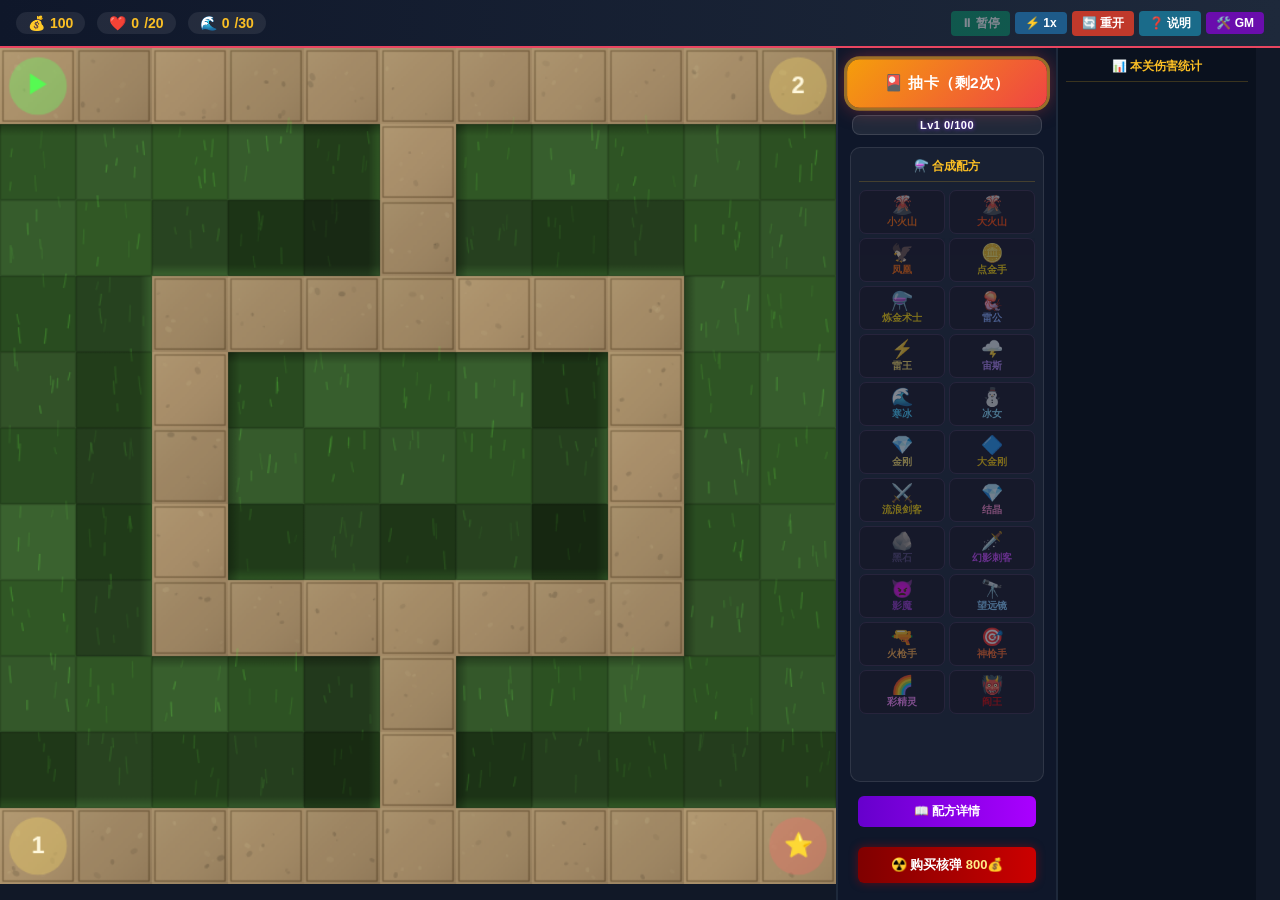
<file: tower-defense/index.html>
<!DOCTYPE html>
<html lang="zh-CN">
<head>
<meta charset="UTF-8">
<meta name="viewport" content="width=device-width, initial-scale=1.0">
<title>刀塔塔防</title>
<link rel="stylesheet" href="style.css">
</head>
<body>
<div id="game-container">

  <!-- 顶部HUD -->
  <div id="hud">
    <!-- 左侧：金币 / 逃脱 / 波次 / 关卡 -->
    <div class="hud-item">💰 <span id="gold-display">100</span></div>
    <div class="hud-item">❤️ <span id="escaped-display" class="escaped-num">0</span>/20</div>
    <div class="hud-item">🌊 <span id="wave-display">0</span>/30</div>
    <div id="stage-hud-item" class="hud-item" style="display:none;">🏰 第<span id="stage-display">2</span>关</div>
    <div class="hud-sep"></div>
    <!-- 隐藏旧按钮（保留 id 供 JS 兼容引用） -->
    <button id="start-btn" style="display:none;"></button>
    <!-- 难度按钮保留在 DOM 中供 JS 引用，但完全隐藏 -->
    <div id="difficulty-group" style="display:none;">
      <button class="diff-btn" data-diff="easy"   data-mult="0.6">😊 简单</button>
      <button class="diff-btn selected" data-diff="normal" data-mult="1">⚔️ 中等</button>
      <button class="diff-btn" data-diff="hard"   data-mult="1.5">💀 困难</button>
      <button class="diff-btn" data-diff="brutal" data-mult="2">☠️ 残酷</button>
    </div>
    <!-- 右侧按钮组：宽度固定与 stats-panel 对齐（200px） -->
    <div id="hud-right-btns">
      <button id="pause-btn" disabled title="暂停/继续游戏 (Space)">⏸ 暂停</button>
      <button id="speed-btn">⚡ 1x</button>
      <button id="restart-btn">🔄 重开</button>
      <button id="help-btn">❓ 说明</button>
      <button id="gm-btn">🛠️ GM</button>
    </div>
  </div>

  <!-- GM 面板 -->
  <div id="gm-panel" class="hidden" style="position:fixed;top:50%;left:50%;transform:translate(-50%,-50%);background:#1a1a2e;border:2px solid #6a0dad;border-radius:10px;padding:18px 24px;z-index:9999;min-width:220px;box-shadow:0 0 24px #6a0dad88;color:#fff;">
    <div style="font-weight:bold;font-size:15px;color:#cc88ff;margin-bottom:12px;">🛠️ GM 面板</div>
    <div style="display:flex;flex-direction:column;gap:8px;">
      <button id="gm-gold-btn" style="background:#f39c12;color:#000;border:none;border-radius:6px;padding:8px 14px;cursor:pointer;font-weight:bold;font-size:13px;">💰 金币 +999</button>
      <button id="gm-exp-btn" style="background:#8e44ad;color:#fff;border:none;border-radius:6px;padding:8px 14px;cursor:pointer;font-weight:bold;font-size:13px;">⭐ 经验 +100</button>
      <button id="gm-clear-btn" style="background:#e74c3c;color:#fff;border:none;border-radius:6px;padding:8px 14px;cursor:pointer;font-weight:bold;font-size:13px;">💀 一键清屏（消灭所有怪物）</button>
      <button id="gm-spawn-btn" style="background:#1abc9c;color:#fff;border:none;border-radius:6px;padding:8px 14px;cursor:pointer;font-weight:bold;font-size:13px;">🏗️ 生成塔</button>
      <button id="gm-skip-wave20-btn" style="background:#3d5afe;color:#fff;border:none;border-radius:6px;padding:8px 14px;cursor:pointer;font-weight:bold;font-size:13px;">⏩ 跳至第30关</button>
      <button id="gm-close-btn" style="background:#444;color:#fff;border:none;border-radius:6px;padding:6px 14px;cursor:pointer;font-size:12px;margin-top:4px;">✕ 关闭</button>
    </div>
  </div>

  <!-- GM 生成塔 二级面板 -->
  <div id="gm-spawn-panel" class="hidden" style="position:fixed;top:50%;left:50%;transform:translate(-50%,-50%);background:#0f1923;border:2px solid #1abc9c;border-radius:12px;padding:20px 24px;z-index:10000;width:420px;max-height:80vh;overflow-y:auto;box-shadow:0 0 32px #1abc9c88;color:#fff;">
    <div style="font-weight:bold;font-size:15px;color:#1abc9c;margin-bottom:14px;">🏗️ 选择要生成的塔</div>
    <div id="gm-spawn-list" style="display:grid;grid-template-columns:1fr 1fr;gap:8px;"></div>
    <div style="margin-top:14px;display:flex;gap:8px;justify-content:flex-end;">
      <button id="gm-spawn-close-btn" style="background:#555;color:#fff;border:none;border-radius:6px;padding:7px 16px;cursor:pointer;font-size:13px;">✕ 取消</button>
    </div>
  </div>

  <!-- 主体区域：地图 + 右侧面板 -->
  <div id="main-area">
    <canvas id="game-canvas"></canvas>

    <!-- 右侧面板 -->
    <div id="right-panel">
      <!-- 抽卡/主操作按钮区 -->
      <div id="draw-btn-group">
        <!-- 主操作按钮：抽卡 / 开始游戏 / 下一波 / 进行中（多状态合一） -->
        <button id="main-action-btn" class="big-btn main-btn-draw">🎴 抽卡（剩2次）</button>
        <!-- 隐藏旧按钮（保留 id 供 JS 兼容） -->
        <div id="draw-tier-tabs" style="display:none;"></div>
        <button id="draw-btn" style="display:none;"></button>
        <button id="premium-draw-btn" class="big-btn draw" style="width:100%;display:none;">
          🌟 高级抽卡 <span id="premium-draw-cost-label" class="cost">48💰</span>
        </button>
        <button id="draw-upgrade-btn" style="display:none;"></button>
        <!-- 玩家等级经验条 -->
        <div id="exp-bar-wrap" style="padding:4px 2px 2px;user-select:none;">
          <div style="background:rgba(255,255,255,0.08);border-radius:8px;overflow:hidden;height:20px;position:relative;border:1px solid rgba(255,255,255,0.12);">
            <div id="exp-bar-fill" style="height:100%;width:0%;background:linear-gradient(90deg,#7c3aed,#a855f7,#c084fc);border-radius:8px;transition:width 0.35s ease;"></div>
            <span id="exp-bar-label" style="position:absolute;inset:0;display:flex;align-items:center;justify-content:center;font-size:11px;font-weight:bold;color:#fff;text-shadow:0 0 4px #7c3aed;letter-spacing:0.5px;">Lv1  0/100</span>
          </div>
        </div>
      </div>

      <!-- 配方参考 -->
      <div id="recipe-panel">
        <div class="panel-title">⚗️ 合成配方</div>
        <div id="recipes"></div>
      </div>

      <!-- 特殊配方入口 -->
      <div style="padding:4px 8px 2px;">
        <button id="special-recipe-btn" style="width:100%;background:linear-gradient(90deg,#6600cc,#aa00ff);color:#fff;border:none;border-radius:6px;padding:7px 10px;cursor:pointer;font-weight:bold;font-size:12px;">📖 配方详情</button>
      </div>

      <!-- 地图4：放置石头按钮（仅地图4显示） -->
      <div id="rock-panel" style="padding:4px 8px 2px;margin-top:4px;display:none;">
        <button id="rock-btn" class="big-btn" style="width:100%;background:linear-gradient(90deg,#555,#888);color:#fff;border:none;border-radius:6px;padding:9px 10px;cursor:pointer;font-weight:bold;font-size:13px;">
          🪨 放置石头 <span class="cost">20💰</span>
        </button>
      </div>

      <!-- 核弹购买区 -->
      <div id="nuke-panel" style="padding:4px 8px 2px;margin-top:4px;">
        <button id="nuke-btn" style="width:100%;background:linear-gradient(90deg,#7f0000,#cc0000);color:#fff;border:none;border-radius:6px;padding:9px 10px;cursor:pointer;font-weight:bold;font-size:13px;box-shadow:0 0 10px #cc000066;">☢️ 购买核弹 <span style="color:#ffee88;">800💰</span></button>
        <div id="nuke-count" style="text-align:center;color:#ff8888;font-size:11px;margin-top:3px;"></div>
      </div>

    </div>

    <!-- 伤害统计列（第三列） -->
    <div id="stats-panel">
      <div class="panel-title">📊 本关伤害统计</div>
      <div id="dmg-stats-list"></div>
    </div>
  </div>

  <!-- 升级模式提示横幅 -->
  <div id="upgrade-banner" class="hidden">
    🔼 升级模式：点击同等级同类型的塔（绿色）来吞噬 | 右键取消
    <button id="cancel-upgrade-btn">✕ 取消</button>
  </div>

  <!-- 放置模式提示横幅 -->
  <div id="place-banner" class="hidden">
    🏗️ 放置模式：悬停绿色格子预览，点击放置 | Esc取消
    <button id="cancel-place-btn">✕ 取消</button>
  </div>

  <!-- 核弹选点提示横幅 -->
  <div id="nuke-banner" class="hidden" style="position:fixed;bottom:0;left:0;right:0;background:linear-gradient(90deg,#7f0000,#cc0000);color:#fff;padding:8px 16px;font-weight:bold;font-size:13px;display:flex;align-items:center;justify-content:center;gap:12px;z-index:2000;">
    ☢️ 核弹模式：点击地图任意位置投放 | 右键取消
    <button id="cancel-nuke-btn" style="background:#fff;color:#cc0000;border:none;border-radius:4px;padding:3px 10px;cursor:pointer;font-weight:bold;">✕ 取消</button>
  </div>

  <!-- 游戏说明弹窗 -->
  <div id="help-modal" class="hidden" style="position:fixed;inset:0;background:rgba(0,0,0,0.72);display:flex;align-items:center;justify-content:center;z-index:9000;">
    <div style="background:#0f1923;border:2px solid #1a6b8a;border-radius:14px;padding:24px 28px;max-width:520px;width:90%;max-height:80vh;overflow-y:auto;color:#e0e0e0;box-shadow:0 0 32px #1a6b8a88;">
      <div style="font-size:18px;font-weight:bold;color:#4fc3f7;margin-bottom:14px;">❓ 游戏说明</div>
      <div style="font-size:13px;line-height:1.8;">
        <p><b>� 胜利条件：</b>在30波怪物全部到达终点前消灭它们。逃出20只即失败。通关当前关卡后可进入下一关，通关所有关卡即最终胜利。</p>
        <p><b>🎴 抽卡：</b>每次消耗一次抽卡机会，从5张中选1张精灵放置到空格。每关开始有2次免费机会，可用金币购买更多次数。</p>
        <p><b>⚗️ 配方合成：</b>3只同种同级精灵自动合成为高一级精灵。特定组合可合成强力特殊塔，查看右侧"配方详情"了解秘方。</p>
      </div>
      <div style="text-align:right;margin-top:16px;">
        <button id="help-close-btn" style="background:#1a6b8a;color:#fff;border:none;border-radius:7px;padding:7px 22px;cursor:pointer;font-size:13px;font-weight:bold;">✕ 关闭</button>
      </div>
    </div>
  </div>

  <!-- 抽卡弹窗（左：抽卡区  右：秘方区） -->
  <div id="draw-modal" class="hidden">
    <div id="draw-modal-inner">
      <!-- 右上角关闭按钮 -->
      <button id="draw-close-btn" title="关闭（不消耗抽卡次数）">✕</button>

      <!-- 左侧：抽卡区 -->
      <div id="draw-left">
        <div class="modal-title">✨ 选择1张塔放置</div>
        <div id="draw-cards"></div>
        <div id="draw-combo-preview"></div>
        <div class="modal-actions">
          <button id="confirm-draw-btn" disabled>请选择1张塔</button>
          <button id="refresh-draw-btn"><span class="refresh-icon">🎴</span> 刷新卡池（100 💰）</button>
        </div>
      </div>

      <!-- 右侧：内嵌秘方区 -->
      <div id="draw-right">
        <div style="font-size:13px;font-weight:bold;color:#dd88ff;padding:0 0 8px;border-bottom:1px solid #7744aa44;margin-bottom:8px;display:flex;align-items:center;gap:6px;">
          ✨ 秘方
          <span style="font-size:10px;color:#997799;font-weight:normal;">（悬停卡面查看可合成）</span>
        </div>
        <div id="draw-inline-recipe"></div>
      </div>

    </div>
  </div>

  <!-- 经验条等级概率 Tooltip -->
  <div id="exp-level-tooltip" class="hidden"></div>

  <!-- 塔Tooltip（悬浮） -->
  <div id="tower-tooltip" class="hidden">
    <div id="tooltip-content"></div>
    <div id="tooltip-actions"></div>
  </div>

  <!-- 游戏结束覆盖层 -->
  <div id="overlay" class="hidden">
    <div id="overlay-content">
      <h1 id="overlay-title"></h1>
      <p id="overlay-msg"></p>
      <div id="overlay-extra" style="margin:10px 0;color:#ffdd44;font-size:14px;min-height:20px;"></div>
      <div style="display:flex;gap:10px;justify-content:center;flex-wrap:wrap;">
        <button id="overlay-next-btn" class="hidden" style="background:linear-gradient(135deg,#1a8a2e,#27ae60);color:#fff;border:none;padding:10px 24px;border-radius:8px;cursor:pointer;font-size:15px;font-weight:bold;box-shadow:0 0 14px #27ae6066;">➡️ 进入下一关</button>
        <button id="overlay-btn">🔄 重新开始</button>
      </div>
    </div>
  </div>

  <!-- 波次过渡 -->
  <div id="wave-transition" class="hidden">
    <div id="wave-text"></div>
  </div>

  <!-- 商店弹窗（第10/20关结束后出现） -->
  <div id="shop-modal" class="hidden">
    <div id="shop-modal-inner">
      <div id="shop-title">🏪 关卡商店</div>
      <div id="shop-subtitle">选择一件物品购买</div>
      <div id="shop-gold-display">💰 当前金币：<span id="shop-gold-amount">0</span></div>
      <div id="shop-items">
        <!-- 商品1：抽卡券×2 -->
        <div class="shop-item" id="shop-item-0" onclick="shopBuy(0)">
          <div class="shop-item-icon">🎴</div>
          <div class="shop-item-info">
            <div class="shop-item-name">抽卡券 ×2</div>
            <div class="shop-item-desc">立即获得两次抽卡机会</div>
          </div>
          <div class="shop-item-cost">
            <span class="shop-cost-num">800</span>
            <span class="shop-cost-icon">💰</span>
          </div>
        </div>
        <!-- 商品2：抽卡券×1 -->
        <div class="shop-item" id="shop-item-1" onclick="shopBuy(1)">
          <div class="shop-item-icon">🎴</div>
          <div class="shop-item-info">
            <div class="shop-item-name">抽卡券 ×1</div>
            <div class="shop-item-desc">立即获得一次抽卡机会</div>
          </div>
          <div class="shop-item-cost">
            <span class="shop-cost-num">350</span>
            <span class="shop-cost-icon">💰</span>
          </div>
        </div>
        <!-- 商品3：全局伤害加成 -->
        <div class="shop-item" id="shop-item-2" onclick="shopBuy(2)">
          <div class="shop-item-icon">⚔️</div>
          <div class="shop-item-info">
            <div class="shop-item-name">战斗强化</div>
            <div class="shop-item-desc">所有塔伤害永久 +3%（可叠加）</div>
          </div>
          <div class="shop-item-cost">
            <span class="shop-cost-num">200</span>
            <span class="shop-cost-icon">💰</span>
          </div>
        </div>
      </div>
      <div id="shop-footer">
        <button id="shop-skip-btn" onclick="shopSkip()">跳过，不购买</button>
      </div>
    </div>
  </div>

</div>
<script src="game.js"></script>
</body>
</html>
</file>
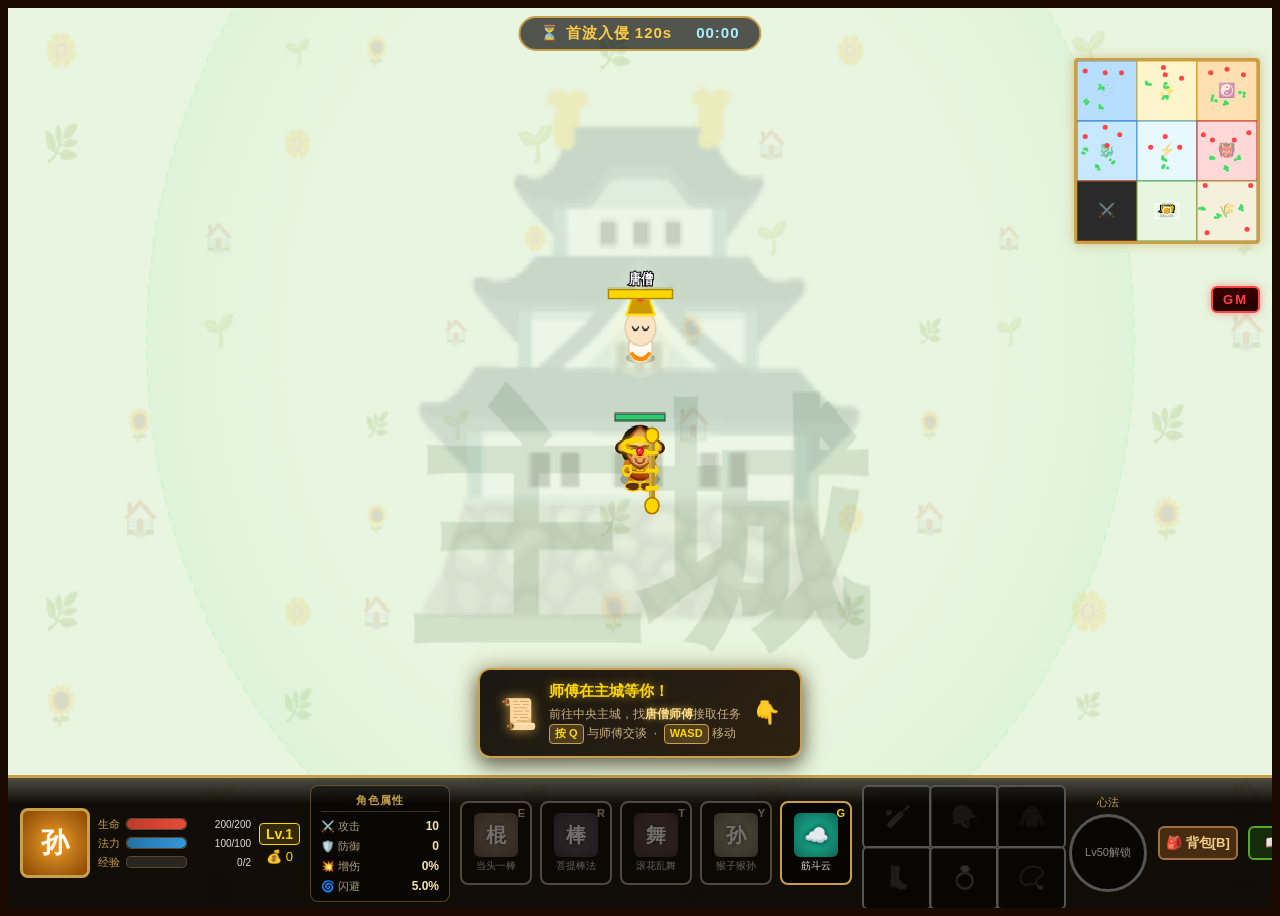
<file: xiyou/index.html>
<!DOCTYPE html>
<html lang="zh-CN">
<head>
  <meta charset="UTF-8" />
  <meta name="viewport" content="width=device-width, initial-scale=1.0" />
  <title>师傅，大师兄被妖怪抓走了！</title>
  <link rel="stylesheet" href="css/style.css" />
</head>
<body>
  <div id="game-container">
    <!-- 主游戏画布 -->
    <canvas id="gameCanvas"></canvas>
    <!-- 小地图 -->
    <canvas id="minimap" width="180" height="180"></canvas>
    <!-- 装备图鉴面板 -->
    <!-- 图鉴按钮（小地图正下方） -->
    <button id="craft-book-btn" onclick="equipCodex.toggle()">📖 图鉴</button>
    <div id="craft-book-panel" class="hidden">
      <div class="cb-header">
        <span class="cb-title">📖 装备图鉴</span>
        <div class="cb-header-tabs">
          <button class="cb-tab active" data-quality="all">全部</button>
          <button class="cb-tab" data-quality="白">白</button>
          <button class="cb-tab" data-quality="绿">绿</button>
          <button class="cb-tab" data-quality="蓝">蓝</button>
          <button class="cb-tab" data-quality="紫">紫</button>
          <button class="cb-tab" data-quality="橙">橙</button>
        </div>
        <button class="cb-close" onclick="equipCodex.toggle()">✕</button>
      </div>
      <div class="cb-body">
        <div class="cb-recipe-list" id="cb-recipe-list"></div>
        <div class="cb-detail-panel" id="cb-detail-panel">
          <div class="cb-detail-hint">← 点击左侧任意装备<br>查看详细属性与来源</div>
        </div>
      </div>
    </div>
    <!-- UI层（HTML覆盖层） -->
    <div id="ui-overlay">
      <!-- 顶部信息 -->
      <div id="top-bar">
        <span id="wave-info">等待入侵...</span>
        <span id="game-timer">00:00</span>
      </div>
      <!-- 底部UI -->
      <div id="bottom-ui">
        <!-- 左侧角色信息 -->
        <div id="char-info">
          <div class="char-avatar" id="player-avatar">孙</div>
          <div class="bars">
            <div class="bar-row">
              <span class="bar-label">生命</span>
              <div class="bar-bg"><div id="hp-bar" class="bar hp"></div></div>
              <span id="hp-text">100/100</span>
            </div>
            <div class="bar-row">
              <span class="bar-label">法力</span>
              <div class="bar-bg"><div id="mp-bar" class="bar mp"></div></div>
              <span id="mp-text">100/100</span>
            </div>
            <div class="bar-row">
              <span class="bar-label">经验</span>
              <div class="bar-bg"><div id="exp-bar" class="bar exp"></div></div>
              <span id="exp-text">0/100</span>
            </div>
          </div>
          <div id="level-gold">
            <span id="level-text">Lv.1</span>
            <span id="gold-text">💰 0</span>
          </div>
        </div>
        <!-- 角色属性面板 -->
        <div id="player-stats">
          <div class="ps-title">角色属性</div>
          <div class="ps-row"><span class="ps-label">⚔️ 攻击</span><span class="ps-val" id="ps-atk">—</span></div>
          <div class="ps-row"><span class="ps-label">🛡️ 防御</span><span class="ps-val" id="ps-armor">—</span></div>
          <div class="ps-row"><span class="ps-label">💥 增伤</span><span class="ps-val" id="ps-dmgbonus">—</span></div>
          <div class="ps-row"><span class="ps-label">🌀 闪避</span><span class="ps-val" id="ps-dodge">—</span></div>
        </div>
        <!-- 技能栏 -->
        <div id="skill-bar">
          <div class="skill-slot" id="skill-e" data-key="E" title="蓄力1秒，向指定方向劈出600px金箍棒">
            <div class="skill-icon skill-1">棍</div>
            <div class="skill-cd" id="cd-e"></div>
            <span class="skill-key">E</span>
            <span class="skill-name">当头一棒</span>
          </div>
          <div class="skill-slot locked" id="skill-r" data-key="R" title="激活菩提棒法，持续10秒：攻击间隔-25%，每次普攻吸血25%，并有50%概率触发爆炸">
            <div class="skill-icon skill-2">棒</div>
            <div class="skill-cd" id="cd-r"></div>
            <span class="skill-key">R</span>
            <span class="skill-name">菩提棒法</span>
          </div>
          <div class="skill-slot locked" id="skill-t" data-key="T" title="就地舞动金箍棒2秒，持续在300px范围内每秒造成300%伤害，期间可自由走路">
            <div class="skill-icon skill-3">舞</div>
            <div class="skill-cd" id="cd-t"></div>
            <span class="skill-key">T</span>
            <span class="skill-name">滚花乱舞</span>
          </div>
          <div class="skill-slot locked" id="skill-y" data-key="Y" title="召唤4个分身替你战斗，继承全部属性，持续5秒自动攻击最近敌人">
            <div class="skill-icon skill-4">孙</div>
            <div class="skill-cd" id="cd-y"></div>
            <span class="skill-key">Y</span>
            <span class="skill-name">猴子猴孙</span>
          </div>
          <div class="skill-slot locked" id="skill-q" data-key="G" title="驾驶筋斗云，瞬间传送至师傅身边">
            <div class="skill-icon skill-5">☁️</div>
            <div class="skill-cd" id="cd-q"></div>
            <span class="skill-key">G</span>
            <span class="skill-name">筋斗云</span>
          </div>
        </div>
        <!-- 装备栏 -->
        <div id="equip-bar">
          <div class="equip-slot" id="eq-weapon" title="武器（剑）">⚔️</div>
          <div class="equip-slot" id="eq-head" title="头饰">👑</div>
          <div class="equip-slot" id="eq-armor" title="盔甲">🧥</div>
          <div class="equip-slot" id="eq-boots" title="鞋">👢</div>
          <div class="equip-slot" id="eq-acc1" title="饰品1">💍</div>
          <div class="equip-slot" id="eq-acc2" title="饰品2">📿</div>
        </div>
        <!-- 心法栏 -->
        <div id="xinfa-bar">
          <div id="xinfa-status">心法</div>
          <div id="xinfa-slot" class="xinfa-none">未修炼</div>
        </div>
        <!-- 背包按钮 -->
        <button id="bag-open-btn" onclick="game.bag.toggle()" title="打开背包 (B)">🎒 背包[B]</button>
        <!-- 图鉴按钮 -->
        <button id="codex-open-btn" onclick="equipCodex.toggle()" title="打开装备图鉴">📖 图鉴</button>
        <!-- 选中目标信息 -->
        <div id="target-info" class="hidden">
          <div class="ti-header">
            <span class="ti-name" id="ti-name">—</span>
            <span class="ti-level" id="ti-level"></span>
          </div>
          <div class="ti-hp-row">
            <span class="ti-label">血量</span>
            <div class="ti-hp-bg"><div class="ti-hp-bar" id="ti-hp-bar"></div></div>
            <span class="ti-hp-text" id="ti-hp-text">—</span>
          </div>
          <div class="ti-stats">
            <div class="ti-stat"><span class="ti-stat-label">⚔️ 攻击</span><span class="ti-stat-val" id="ti-atk">—</span></div>
            <div class="ti-stat"><span class="ti-stat-label">🛡️ 防御</span><span class="ti-stat-val" id="ti-armor">—</span></div>
          </div>
          <div class="ti-drops hidden" id="ti-drops">
            <div class="ti-drops-label">💰 可能掉落</div>
            <div class="ti-drops-list" id="ti-drops-list"></div>
          </div>
        </div>
      </div>
    </div>
    <!-- 胜负界面 -->
    <div id="result-screen" class="hidden">
      <div id="result-box">
        <div id="result-title"></div>
        <div id="result-msg"></div>
        <button id="result-btn" onclick="game.restart()">再来一局</button>
      </div>
    </div>
    <!-- 升级提示 -->
    <div id="level-up-toast" class="hidden">升级！</div>
    <!-- 技能获得提示 -->
    <div id="skill-toast" class="hidden"></div>
    <!-- 任务追踪面板（左上角） -->
    <div id="quest-tracker" class="hidden"></div>
    <!-- 任务完成横幅 -->
    <div id="quest-complete-banner" class="hidden">
      <div class="qcb-icon">📜</div>
      <div id="qcb-title">✅ 任务完成</div>
    </div>
    <!-- 土地公出现横幅 -->
    <div id="tudigong-banner" class="hidden">
      <div class="tdg-banner-icon">👴</div>
      <div class="tdg-banner-text">
        <div class="tdg-banner-title">🏮 土地公出现了！</div>
        <div class="tdg-banner-sub">前往主城与土地公交谈，可传送至各区域</div>
      </div>
    </div>
    <!-- 死亡遮罩 -->
    <div id="death-overlay" class="hidden">
      <div id="death-box">
        <div id="death-icon">💀</div>
        <div id="death-title">悟空阵亡！</div>
        <div id="death-timer">10 秒后在师傅处复活</div>
        <div id="death-tip">保护好师傅唐僧！</div>
      </div>
    </div>
    <!-- 心法面板 -->
    <div id="xinfa-panel" class="hidden">
      <div class="panel-title">选择心法</div>
      <div class="xinfa-options">
        <div class="xinfa-option" onclick="game.learnXinfa('buddha')">
          <div class="xinfa-icon">☸️</div>
          <div class="xinfa-opt-name">佛门心法</div>
          <div class="xinfa-desc">减少受到伤害20%，技能冷却减少25%</div>
        </div>
        <div class="xinfa-option" onclick="game.learnXinfa('taoism')">
          <div class="xinfa-icon">☯️</div>
          <div class="xinfa-opt-name">道教心法</div>
          <div class="xinfa-desc">攻击间隔-25%（攻速+33%），普攻伤害+33%</div>
        </div>
      </div>
      <button onclick="document.getElementById('xinfa-panel').classList.add('hidden')">关闭</button>
    </div>
    <!-- 技能悬停 Tooltip -->
    <div id="skill-tooltip" class="hidden"></div>

    <!-- GM 指令面板 -->
    <button id="gm-toggle-btn" onclick="document.getElementById('gm-panel').classList.toggle('hidden')">GM</button>
    <div id="gm-panel" class="hidden">
      <div class="panel-title">⚙️ GM 指令</div>
      <button id="gm-btn-speed"      class="gm-btn" onclick="game.gmToggleSpeed()">🚀 移速 +200%</button>
      <button id="gm-btn-atk"        class="gm-btn" onclick="game.gmToggleAtk()">⚔️ 攻击 +500%</button>
      <button id="gm-btn-invincible" class="gm-btn" onclick="game.gmToggleInvincible()">🛡️ 无敌</button>
      <button class="gm-btn gm-btn-once"    onclick="game.gmLevelUp()">⬆️ 升级 +1</button>
      <button class="gm-btn gm-btn-once"    onclick="gmItemPanelOpen()">🎁 获得道具</button>
    </div>

    <!-- GM 获得道具二级面板 -->
    <div id="gm-item-panel" class="hidden">
      <div class="gm-item-header">
        <span>🎁 获得道具</span>
        <button class="gm-item-close" onclick="document.getElementById('gm-item-panel').classList.add('hidden')">✕</button>
      </div>

      <!-- 第一层：类型选择 -->
      <div id="gm-item-step1">
        <div class="gm-item-subtitle">选择类型</div>
        <div class="gm-item-type-grid">
          <button class="gm-type-btn" onclick="gmItemSelectType('exp')">✦ 经验球</button>
          <button class="gm-type-btn" onclick="gmItemSelectType('gold')">💰 金币</button>
          <button class="gm-type-btn" onclick="gmItemSelectType('equip')">⚔️ 指定装备</button>
          <button class="gm-type-btn" onclick="gmItemSelectType('random')">🎲 随机装备</button>
        </div>
      </div>

      <!-- 第二层：参数配置（动态显示） -->
      <div id="gm-item-step2" class="hidden">
        <!-- 经验球 / 金币 数量输入 -->
        <div id="gm-item-amount-panel" class="hidden">
          <div class="gm-item-subtitle" id="gm-item-amount-label">数量</div>
          <input id="gm-item-amount-input" type="number" class="gm-item-input" value="500" min="1" max="999999" />
          <button class="gm-item-confirm" onclick="gmItemConfirmAmount()">✅ 生成</button>
        </div>

        <!-- 指定装备列表 -->
        <div id="gm-item-equip-panel" class="hidden">
          <div class="gm-item-subtitle">选择装备</div>
          <div id="gm-item-equip-list" class="gm-item-equip-list"></div>
        </div>

        <!-- 随机装备品质选择 -->
        <div id="gm-item-random-panel" class="hidden">
          <div class="gm-item-subtitle">选择品质</div>
          <div class="gm-item-type-grid">
            <button class="gm-type-btn gm-q-white"  onclick="gmItemConfirmRandom('white')">白色</button>
            <button class="gm-type-btn gm-q-green"  onclick="gmItemConfirmRandom('green')">绿色</button>
            <button class="gm-type-btn gm-q-blue"   onclick="gmItemConfirmRandom('blue')">蓝色</button>
            <button class="gm-type-btn gm-q-purple" onclick="gmItemConfirmRandom('purple')">紫色</button>
            <button class="gm-type-btn gm-q-orange" onclick="gmItemConfirmRandom('orange')">橙色</button>
            <button class="gm-type-btn"             onclick="gmItemConfirmRandom(null)">完全随机</button>
          </div>
        </div>

        <button class="gm-item-back" onclick="gmItemBack()">← 返回</button>
      </div>
    </div>
    <!-- 开局引导提示 -->
    <div id="intro-guide" class="hidden">
      <div class="ig-inner">
        <div class="ig-icon">📜</div>
        <div class="ig-text">
          <div class="ig-title">师傅在主城等你！</div>
          <div class="ig-sub">前往中央主城，找<span class="ig-highlight">唐僧师傅</span>接取任务<br>
            <span class="ig-key">按 Q</span> 与师傅交谈 &nbsp;·&nbsp; <span class="ig-key">WASD</span> 移动
          </div>
        </div>
        <div class="ig-arrow">👇</div>
      </div>
    </div>

    <!-- 装备详情面板 -->
    <div id="item-panel" class="hidden">
      <div class="panel-title" id="item-panel-title">装备详情</div>
      <div id="item-panel-content"></div>
      <div id="item-panel-btns">
        <button id="btn-equip-item" onclick="game.equipPendingItem()">装备</button>
        <button onclick="document.getElementById('item-panel').classList.add('hidden')">取消</button>
      </div>
    </div>
  </div>

  <!-- 游戏脚本（按依赖顺序加载） -->
  <script src="js/constants.js"></script>
  <script src="js/tilemap.js"></script>
  <script src="js/equipments.js"></script>
  <script src="js/utils.js"></script>
  <script src="js/map.js"></script>
  <script src="js/player.js"></script>
  <script src="js/boss.js"></script>
  <script src="js/wave.js"></script>
  <script src="js/bag.js"></script>
  <script src="js/loot.js"></script>
  <script src="js/npc.js"></script>
  <script src="js/quest.js"></script>
  <script src="js/ui.js"></script>
  <script src="js/renderer.js"></script>
  <script src="js/codex.js"></script>
  <script src="js/game.js"></script>
</body>
</html>
</file>
<file: tower-defense/style.css>
* { box-sizing: border-box; margin: 0; padding: 0; }

body {
  background: #111827;
  font-family: 'Segoe UI', 'Microsoft YaHei', sans-serif;
  color: #e5e7eb;
  overflow: hidden;
  user-select: none;
}

#game-container {
  display: flex;
  flex-direction: column;
  width: 100vw;
  height: 100vh;
}

/* ===== HUD ===== */
#hud {
  display: flex;
  align-items: center;
  gap: 12px;
  padding: 6px 16px;
  background: linear-gradient(90deg, #0f172a, #1e293b);
  border-bottom: 2px solid #e94560;
  flex-shrink: 0;
  height: 48px;
}

.hud-item {
  display: flex;
  align-items: center;
  gap: 5px;
  background: rgba(255,255,255,0.08);
  padding: 3px 12px;
  border-radius: 20px;
  font-size: 14px;
  font-weight: bold;
  color: #fbbf24;
}

.hud-sep { flex: 1; }

/* HUD 右侧按钮组：宽度与 stats-panel(200px) 右对齐 */
#hud-right-btns {
  display: flex;
  align-items: center;
  gap: 5px;
  width: 200px;
  flex-shrink: 0;
  justify-content: flex-end;
}

#hud-right-btns button {
  padding: 4px 10px;
  border: none;
  border-radius: 4px;
  cursor: pointer;
  font-size: 12px;
  font-weight: bold;
  color: #fff;
  white-space: nowrap;
  transition: filter 0.15s;
}
#hud-right-btns button:hover:not(:disabled) { filter: brightness(1.18); }
#hud-right-btns button:disabled { opacity: 0.45; cursor: not-allowed; }

/* HUD 右侧各按钮颜色（统一用 #hud-right-btns button 的尺寸，仅覆盖背景色） */
#hud-right-btns #pause-btn   { background: #059669; padding: 4px 10px; border-radius: 4px; font-size: 12px; }
#hud-right-btns #speed-btn   { background: #1e5b8a; padding: 4px 10px; border-radius: 4px; font-size: 12px; }
#hud-right-btns #restart-btn { background: #c0392b; }
#hud-right-btns #help-btn    { background: #1a6b8a; }
#hud-right-btns #gm-btn      { background: #6a0dad; }

#start-btn, #speed-btn {
  padding: 5px 16px;
  border: none;
  border-radius: 16px;
  cursor: pointer;
  font-size: 13px;
  font-weight: bold;
  transition: all 0.15s;
}

#start-btn {
  background: linear-gradient(135deg, #e94560, #be123c);
  color: white;
}
#start-btn:hover:not(:disabled) { filter: brightness(1.15); transform: scale(1.04); }
#start-btn:disabled { opacity: 0.5; cursor: default; }

/* ===== 主操作按钮（合并后）各状态样式 ===== */
/* 按钮位于右侧面板，继承 .big-btn 的宽度和 padding */
#main-action-btn {
  width: 100%;
  border: none;
  border-radius: 12px;
  cursor: pointer;
  font-size: 15px;
  font-weight: bold;
  transition: all 0.15s;
  white-space: nowrap;
  padding: 14px 10px;
  display: flex;
  align-items: center;
  justify-content: center;
  gap: 4px;
  margin-bottom: 4px;
}

/* 状态1：开始游戏（红色渐变） */
#main-action-btn.main-btn-start {
  background: linear-gradient(135deg, #e94560, #be123c);
  color: white;
}
#main-action-btn.main-btn-start:hover:not(:disabled) { filter: brightness(1.15); transform: scale(1.03); }

/* 状态2：抽卡阶段（紫色脉冲高亮） */
#main-action-btn.main-btn-draw {
  background: linear-gradient(135deg, #f59e0b, #ef4444, #7c3aed);
  background-size: 200% 200%;
  color: white;
  animation: mainBtnDrawPulse 1.1s ease-in-out infinite;
  box-shadow: 0 0 0 3px rgba(251,191,36,0.5), 0 0 20px rgba(239,68,68,0.5);
  transform: scale(1.03);
}
@keyframes mainBtnDrawPulse {
  0%, 100% { box-shadow: 0 0 0 3px rgba(251,191,36,0.5), 0 0 18px rgba(239,68,68,0.4); filter: brightness(1); }
  50%       { box-shadow: 0 0 0 6px rgba(251,191,36,0.8), 0 0 32px rgba(239,68,68,0.7); filter: brightness(1.18); }
}

/* 状态3：下一波（红色） */
#main-action-btn.main-btn-next {
  background: linear-gradient(135deg, #c0392b, #e74c3c);
  color: white;
}
#main-action-btn.main-btn-next:hover:not(:disabled) { filter: brightness(1.15); transform: scale(1.03); }

/* 状态4：进行中/禁用（灰色） */
#main-action-btn.main-btn-disabled,
#main-action-btn:disabled {
  background: linear-gradient(135deg, #374151, #1f2937);
  color: #9ca3af;
  opacity: 0.65;
  cursor: not-allowed;
  animation: none;
  box-shadow: none;
  transform: none;
}

/* 难度选择按钮 */
.diff-btn {
  padding: 3px 8px;
  border: 2px solid transparent;
  border-radius: 12px;
  cursor: pointer;
  font-size: 11px;
  font-weight: bold;
  color: #fff;
  opacity: 0.62;
  transition: all 0.15s;
  white-space: nowrap;
}
.diff-btn:hover { opacity: 0.88; transform: scale(1.05); }
.diff-btn.selected {
  opacity: 1;
  border-color: #fff;
  box-shadow: 0 0 8px rgba(255,255,255,0.5);
  transform: scale(1.08);
}
.diff-btn:disabled { opacity: 0.35; cursor: not-allowed; transform: none; }

/* ── 地图选择按钮 ── */
.map-sel-btn {
  padding: 3px 9px;
  background: #1e3020;
  border: 2px solid #3a5040;
  border-radius: 10px;
  cursor: pointer;
  font-size: 11px;
  font-weight: bold;
  color: #8fc88a;
  transition: all 0.15s;
  opacity: 0.65;
  white-space: nowrap;
}
.map-sel-btn:hover { opacity: 0.95; border-color: #6ab870; color: #c8f0c0; transform: scale(1.05); }
.map-sel-btn.selected {
  opacity: 1;
  border-color: #7cfc00;
  color: #c8ffc0;
  background: #233a22;
  box-shadow: 0 0 7px rgba(124,252,0,0.5);
  transform: scale(1.08);
}
.map-sel-btn:disabled { opacity: 0.35; cursor: not-allowed; transform: none; }

#speed-btn {
  background: linear-gradient(135deg, #3b82f6, #1d4ed8);
  color: white;
}
#speed-btn:hover { filter: brightness(1.15); }
#speed-btn.active { background: linear-gradient(135deg, #f59e0b, #d97706); }

#pause-btn {
  padding: 5px 14px;
  border: none;
  border-radius: 16px;
  cursor: pointer;
  font-size: 13px;
  font-weight: bold;
  transition: all 0.15s;
  background: linear-gradient(135deg, #059669, #047857);
  color: white;
}
#pause-btn:hover:not(:disabled) { filter: brightness(1.15); transform: scale(1.04); }
#pause-btn:disabled { opacity: 0.4; cursor: not-allowed; transform: none; }
#pause-btn.active {
  background: linear-gradient(135deg, #f59e0b, #b45309);
  box-shadow: 0 0 10px rgba(245, 158, 11, 0.5);
}

/* ===== Main Area ===== */
#main-area {
  display: flex;
  flex: 1;
  overflow: hidden;
  gap: 0;
}

#game-canvas {
  border-radius: 0;
  cursor: pointer;
  flex-shrink: 0;
  display: block;
}

/* ===== Right Panel ===== */
#right-panel {
  flex: 1;
  display: flex;
  flex-direction: column;
  gap: 10px;
  padding: 12px;
  background: #0f172a;
  border-left: 2px solid #1e293b;
  overflow-y: auto;
  min-width: 180px;
  max-width: 220px;
}

.big-btn {
  width: 100%;
  padding: 14px 10px;
  border: none;
  border-radius: 12px;
  cursor: pointer;
  font-size: 15px;
  font-weight: bold;
  transition: all 0.15s;
  display: flex;
  flex-direction: column;
  align-items: center;
  gap: 4px;
}

.big-btn:hover:not(:disabled) { transform: scale(1.03); filter: brightness(1.12); }
.big-btn:disabled { opacity: 0.45; cursor: not-allowed; }

.big-btn.draw {
  background: linear-gradient(135deg, #7c3aed, #4f46e5);
  color: white;
}

/* 波次结束等待抽卡：抽卡按钮高亮脉冲 */
.big-btn.draw.draw-highlight {
  background: linear-gradient(135deg, #f59e0b, #ef4444, #7c3aed);
  background-size: 200% 200%;
  animation: drawPulse 1.1s ease-in-out infinite;
  box-shadow: 0 0 0 3px rgba(251,191,36,0.5), 0 0 20px rgba(239,68,68,0.5);
  transform: scale(1.04);
}
@keyframes drawPulse {
  0%, 100% { box-shadow: 0 0 0 3px rgba(251,191,36,0.5), 0 0 18px rgba(239,68,68,0.4); filter: brightness(1); }
  50%       { box-shadow: 0 0 0 6px rgba(251,191,36,0.8), 0 0 32px rgba(239,68,68,0.7); filter: brightness(1.18); }
}

.big-btn.draw-upgrade {
  background: linear-gradient(135deg, #0ea5e9, #0369a1);
  color: white;
  padding: 10px 10px;
  font-size: 13px;
  margin-top: 8px;
}
.big-btn.draw-upgrade.just-upgraded {
  animation: upgradeFlash 0.6s ease-out;
}
@keyframes upgradeFlash {
  0%   { filter: brightness(1.8) saturate(1.5); transform: scale(1.07); }
  100% { filter: brightness(1); transform: scale(1); }
}

#draw-level-indicator {
  text-align: center;
  font-size: 11px;
  color: #94a3b8;
  margin-top: 2px;
  margin-bottom: 6px;   /* 与下方配方列表的间隔 */
  transition: color 0.4s;
}

.big-btn .cost {
  font-size: 12px;
  opacity: 0.85;
}

#recipe-panel {
  background: rgba(255,255,255,0.04);
  border: 1px solid rgba(255,255,255,0.1);
  border-radius: 10px;
  padding: 10px 8px;
  flex: 1;
  display: flex;
  flex-direction: column;
  overflow: hidden;
}

#stats-panel {
  width: 200px;
  min-width: 200px;
  max-width: 200px;
  flex-shrink: 0;
  display: flex;
  flex-direction: column;
  background: #0a111e;
  border-left: 2px solid #1e293b;
  padding: 10px 8px;
  overflow: hidden;
}

#stats-panel .panel-title {
  margin-bottom: 8px;
  flex-shrink: 0;
}

#dmg-stats-list {
  flex: 1;
  overflow-y: auto;
  font-size: 11px;
  color: #ccc;
}

#dmg-stats-list::-webkit-scrollbar { width: 3px; }
#dmg-stats-list::-webkit-scrollbar-thumb { background: #334155; border-radius: 2px; }

.panel-title {
  font-size: 12px;
  font-weight: bold;
  color: #fbbf24;
  text-align: center;
  margin-bottom: 8px;
  padding-bottom: 6px;
  border-bottom: 1px solid rgba(251,191,36,0.2);
}

#recipes {
  overflow-y: auto;
  flex: 1;
}
#recipes::-webkit-scrollbar { width: 3px; }
#recipes::-webkit-scrollbar-thumb { background: #3a2a5a; border-radius: 2px; }

.recipe-item {
  display: flex;
  align-items: center;
  gap: 4px;
  padding: 3px 5px;
  border-radius: 5px;
  cursor: default;
  font-size: 10px;
  transition: background 0.15s;
}
.recipe-item:hover { background: rgba(255,255,255,0.07); }
.recipe-lv { font-size: 9px; color: #94a3b8; margin-left: auto; }

/* 秘方塔卡片（2列网格） */
.recipe-special-card:hover {
  opacity: 1 !important;
  box-shadow: 0 0 10px rgba(180,120,255,0.4) !important;
}

/* ===== Banners ===== */
#upgrade-banner, #place-banner {
  position: fixed;
  bottom: 0; left: 0; right: 0;
  display: flex;
  align-items: center;
  justify-content: center;
  gap: 16px;
  padding: 10px 20px;
  font-size: 14px;
  font-weight: bold;
  z-index: 40;
  animation: slideUp 0.3s ease-out;
}

#upgrade-banner {
  background: linear-gradient(90deg, #7c3aed, #4f46e5);
  color: white;
}

#place-banner {
  background: linear-gradient(90deg, #047857, #065f46);
  color: white;
}

#upgrade-banner.hidden, #place-banner.hidden, #gm-panel.hidden, #gm-spawn-panel.hidden, #upgrade-info-popup.hidden, #nuke-banner.hidden, #battle-btn.hidden { display: none !important; }

#cancel-upgrade-btn, #cancel-place-btn {
  padding: 4px 12px;
  border: 1px solid rgba(255,255,255,0.4);
  border-radius: 8px;
  background: rgba(255,255,255,0.15);
  color: white;
  cursor: pointer;
  font-size: 13px;
  transition: background 0.15s;
}
#cancel-upgrade-btn:hover, #cancel-place-btn:hover { background: rgba(255,255,255,0.3); }

@keyframes slideUp {
  from { transform: translateY(100%); opacity: 0; }
  to { transform: translateY(0); opacity: 1; }
}

/* ===== Draw Modal ===== */
#draw-modal {
  position: fixed;
  inset: 0;
  background: rgba(0,0,0,0.8);
  display: flex;
  align-items: center;
  justify-content: center;
  z-index: 80;
  backdrop-filter: blur(6px);
}
#draw-modal.hidden { display: none; }

#draw-modal-inner {
  background: linear-gradient(135deg, #1e293b, #0f172a);
  border: 2px solid #7c3aed;
  border-radius: 20px;
  padding: 0;
  box-shadow: 0 20px 60px rgba(0,0,0,0.6), 0 0 40px rgba(124,58,237,0.2);
  width: min(96vw, 900px);
  max-height: 90vh;
  overflow: hidden;
  display: flex;
  flex-direction: row;
  position: relative; /* 让关闭按钮定位在右上角 */
}

/* 抽卡弹窗右上角关闭按钮 */
#draw-close-btn {
  position: absolute;
  top: 10px;
  right: 12px;
  width: 28px;
  height: 28px;
  border-radius: 50%;
  border: 1.5px solid #7c3aed;
  background: rgba(124,58,237,0.18);
  color: #cc99ff;
  font-size: 14px;
  font-weight: bold;
  cursor: pointer;
  display: flex;
  align-items: center;
  justify-content: center;
  z-index: 10;
  transition: background 0.15s, color 0.15s, transform 0.1s;
  line-height: 1;
  padding: 0;
}
#draw-close-btn:hover {
  background: rgba(239,68,68,0.35);
  border-color: #ef4444;
  color: #fff;
  transform: scale(1.12);
}

/* 左侧：抽卡操作区 */
#draw-left {
  flex: 0 0 380px;
  min-width: 320px;
  padding: 20px 18px 20px;
  display: flex;
  flex-direction: column;
  align-items: stretch;
  border-right: 1px solid rgba(124,58,237,0.3);
}

/* 右侧：内嵌秘方区 */
#draw-right {
  flex: 1 1 0;
  min-width: 0;
  padding: 18px 16px 16px;
  overflow-y: auto;
  background: rgba(26, 18, 38, 0.6);
  border-radius: 0 18px 18px 0;
  max-height: 90vh;
}

/* 内嵌秘方网格：5列，卡面紧凑 */
#draw-inline-recipe {
  display: grid;
  grid-template-columns: repeat(5, 1fr);
  gap: 5px;
}

.modal-title {
  font-size: 20px;
  font-weight: bold;
  color: #fbbf24;
  margin-bottom: 20px;
}

/* ── 抽卡区容器：上3下2，flex-wrap ── */
#draw-cards {
  display: flex;
  flex-direction: row;
  flex-wrap: wrap;
  gap: 10px;
  margin-bottom: 14px;
  justify-content: center;
}

/* 高级抽卡模式（兼容保留） */
#draw-modal-inner.premium-mode {
  border-color: #aa44ff;
  box-shadow: 0 20px 60px rgba(0,0,0,0.6), 0 0 40px rgba(170,68,255,0.35);
}
#draw-modal-inner.premium-mode #draw-cards .dcard {
  flex: 0 0 calc(33.3% - 8px);
}

/* ── 扑克牌卡面 ── */
.dcard {
  flex: 0 0 calc(33.3% - 8px);  /* 上排3张各占1/3 */
  max-width: 110px;
  min-width: 80px;
  aspect-ratio: 2 / 3;           /* 扑克牌比例 */
  border-radius: 12px;
  border: 2px solid transparent;
  cursor: pointer;
  transition: all 0.18s;
  display: flex;
  flex-direction: column;
  align-items: center;
  justify-content: space-between;
  padding: 8px 6px 10px;
  flex-shrink: 0;
  box-sizing: border-box;
  position: relative;
  background: rgba(18, 14, 30, 0.88) !important;
  box-shadow: 0 4px 18px rgba(0,0,0,0.55);
  backdrop-filter: blur(6px);
}
/* 下排2张居中 */
#draw-cards .dcard:nth-child(4),
#draw-cards .dcard:nth-child(5) {
  flex: 0 0 calc(33.3% - 8px);
}

.dcard:hover {
  transform: translateY(-8px) scale(1.06);
  filter: brightness(1.15);
  z-index: 2;
}
.dcard.selected {
  border-color: #fbbf24 !important;
  transform: translateY(-6px) scale(1.04);
  box-shadow: 0 0 24px rgba(251,191,36,0.7) !important;
  z-index: 3;
}

/* 花色边框 + 光效 */
.dcard.fire    { border-color: #ff6b35; box-shadow: 0 0 16px rgba(255,107,53,0.45), inset 0 0 20px rgba(255,107,53,0.08); }
.dcard.thunder { border-color: #fde047; box-shadow: 0 0 16px rgba(253,224,71,0.45), inset 0 0 20px rgba(253,224,71,0.08); }
.dcard.ice     { border-color: #7dd3fc; box-shadow: 0 0 16px rgba(125,211,252,0.45), inset 0 0 20px rgba(125,211,252,0.08); }
.dcard.poison  { border-color: #86efac; box-shadow: 0 0 16px rgba(134,239,172,0.45), inset 0 0 20px rgba(134,239,172,0.08); }
.dcard.white   { border-color: #a5c8ff; box-shadow: 0 0 16px rgba(165,200,255,0.45), inset 0 0 20px rgba(165,200,255,0.08); }
.dcard.black   { border-color: #b088e0; box-shadow: 0 0 16px rgba(176,136,224,0.45), inset 0 0 20px rgba(176,136,224,0.08); }

/* 左上角 / 右下角类型标识（扑克牌角落数字） */
.dcard .dcard-corner {
  position: absolute;
  top: 6px; left: 8px;
  display: flex;
  flex-direction: column;
  align-items: center;
  line-height: 1.1;
  gap: 1px;
}
.dcard .dcard-corner-icon { font-size: 11px; }
.dcard .dcard-corner-lv   { font-size: 9px; font-weight: bold; color: #ffd700; }

/* 中央大图标 */
.dcard .dcard-icon {
  font-size: 42px;
  line-height: 1;
  margin-top: 14px;
  filter: drop-shadow(0 2px 8px rgba(0,0,0,0.6));
  flex: 1;
  display: flex;
  align-items: center;
}

/* 底部名字 + 等级 */
.dcard .dcard-footer {
  display: flex;
  flex-direction: column;
  align-items: center;
  gap: 2px;
  width: 100%;
}
.dcard .dcard-name  { font-size: 11px; font-weight: bold; color: rgba(255,255,255,0.92); text-align: center; }
.dcard .dcard-level { font-size: 10px; color: #ffd700; font-weight: bold; letter-spacing: 0.5px; }

#draw-combo-preview {
  min-height: 48px;
  margin-bottom: 16px;
  font-size: 13px;
  padding: 8px 12px;
  border-radius: 8px;
  background: rgba(255,255,255,0.06);
  display: flex;
  align-items: center;
  justify-content: center;
  gap: 8px;
}

.modal-actions { display: flex; flex-direction: column; gap: 8px; width: 100%; }

#confirm-draw-btn {
  padding: 10px 24px;
  border: none;
  border-radius: 10px;
  cursor: pointer;
  font-size: 14px;
  font-weight: bold;
  background: linear-gradient(135deg,#22c55e,#16a34a);
  color: white;
  transition: all 0.15s;
  width: 100%;
}
#confirm-draw-btn:hover:not(:disabled) { filter: brightness(1.12); transform: scale(1.02); }
#confirm-draw-btn:disabled { opacity: 0.4; cursor: not-allowed; }

#merge-draw-btn {
  display: inline-flex;
  align-items: center;
  gap: 5px;
  padding: 10px 20px;
  border: 2px solid #fbbf24;
  border-radius: 10px;
  cursor: pointer;
  font-size: 13px;
  font-weight: bold;
  background: linear-gradient(135deg, rgba(251,191,36,0.18), rgba(245,158,11,0.10));
  color: #fde68a;
  transition: all 0.15s;
  animation: mergePulse 1.4s ease-in-out infinite;
}
#merge-draw-btn:hover {
  background: linear-gradient(135deg, rgba(251,191,36,0.35), rgba(245,158,11,0.25));
  border-color: #fde047;
  color: #fff;
  transform: scale(1.05);
  box-shadow: 0 0 16px rgba(251,191,36,0.5);
}
@keyframes mergePulse {
  0%, 100% { box-shadow: 0 0 6px rgba(251,191,36,0.3); }
  50%       { box-shadow: 0 0 14px rgba(251,191,36,0.65); }
}

#refresh-draw-btn {
  display: flex;
  align-items: center;
  justify-content: center;
  gap: 6px;
  width: 100%;
  padding: 10px 18px;
  background: rgba(99, 102, 241, 0.12);
  border: 1.5px solid rgba(129, 140, 248, 0.65);
  border-radius: 10px;
  cursor: pointer;
  font-size: 13px;
  font-weight: bold;
  color: #a5b4fc;
  transition: all 0.15s;
  white-space: nowrap;
}
#refresh-draw-btn:hover {
  background: rgba(99, 102, 241, 0.25);
  border-color: #818cf8;
  color: #c7d2fe;
  transform: scale(1.03);
  box-shadow: 0 0 12px rgba(129, 140, 248, 0.35);
}
#refresh-draw-btn .refresh-icon {
  font-size: 15px;
  line-height: 1;
}
/* 保留旧名以防万一 */
#cancel-draw-btn {
  padding: 10px 20px;
  border: 1px solid rgba(255,255,255,0.2);
  border-radius: 10px;
  cursor: pointer;
  font-size: 14px;
  background: rgba(255,255,255,0.07);
  color: #e5e7eb;
  transition: all 0.15s;
}
#cancel-draw-btn:hover { background: rgba(255,255,255,0.14); }

/* ===== Tower Tooltip ===== */
/* ===== 经验条等级概率 Tooltip ===== */
#exp-level-tooltip {
  position: fixed;
  z-index: 200;
  background: linear-gradient(160deg, #1a1040, #0f172a);
  border: 1px solid #7c3aed88;
  border-radius: 12px;
  padding: 10px 13px;
  width: 192px;
  box-shadow: 0 8px 28px rgba(0,0,0,0.6), 0 0 12px #7c3aed44;
  pointer-events: none;
  font-size: 11.5px;
  line-height: 1.5;
  color: #e2d9ff;
}
#exp-level-tooltip.hidden { display: none; }

/* 标题行 */
#exp-level-tooltip .elt-title {
  font-size: 12px;
  font-weight: bold;
  color: #c084fc;
  margin-bottom: 7px;
  border-bottom: 1px solid #7c3aed44;
  padding-bottom: 5px;
}

/* 每个等级行 */
#exp-level-tooltip .elt-row {
  display: flex;
  flex-direction: column;
  gap: 2px;
  padding: 5px 0;
  border-bottom: 1px solid rgba(255,255,255,0.05);
  opacity: 0.38;
  transition: opacity 0.1s;
}
#exp-level-tooltip .elt-row:last-child { border-bottom: none; }
#exp-level-tooltip .elt-row.active {
  opacity: 1;
}

/* 等级标题 */
#exp-level-tooltip .elt-lv {
  font-weight: bold;
  font-size: 11.5px;
  margin-bottom: 2px;
}
#exp-level-tooltip .elt-row.active .elt-lv { color: #f0abfc; }

/* 概率条目 */
#exp-level-tooltip .elt-probs {
  display: flex;
  flex-wrap: wrap;
  gap: 3px 5px;
}
#exp-level-tooltip .elt-prob-item {
  display: flex;
  align-items: center;
  gap: 2px;
  font-size: 11px;
  white-space: nowrap;
}
#exp-level-tooltip .elt-stars { color: #fbbf24; letter-spacing: -1px; }
#exp-level-tooltip .elt-pct   { color: #94a3b8; }
#exp-level-tooltip .elt-row.active .elt-pct { color: #cbd5e1; }

#tower-tooltip {
  position: fixed;
  z-index: 60;
  background: linear-gradient(135deg,#1e293b,#0f172a);
  border: 1px solid rgba(255,255,255,0.15);
  border-radius: 12px;
  padding: 12px 14px;
  min-width: 170px;
  max-width: 210px;
  box-shadow: 0 8px 32px rgba(0,0,0,0.5);
  pointer-events: auto;
  font-size: 12px;
  line-height: 1.7;
}
#tower-tooltip.hidden { display: none; }

#tooltip-content { margin-bottom: 8px; }

#tooltip-actions {
  display: flex;
  flex-direction: column;
  gap: 5px;
}

.tooltip-btn {
  padding: 5px 10px;
  border: none;
  border-radius: 6px;
  cursor: pointer;
  font-size: 11px;
  font-weight: bold;
  transition: all 0.15s;
  width: 100%;
  text-align: center;
}
.tooltip-btn:hover { filter: brightness(1.12); }
.tooltip-btn.upgrade { background: linear-gradient(135deg,#f59e0b,#d97706); color: #111; }
.tooltip-btn.sell    { background: linear-gradient(135deg,#ef4444,#b91c1c); color: white; }
.tooltip-btn.disabled { opacity: 0.4; cursor: not-allowed; }

/* ===== Overlay ===== */
#overlay {
  position: fixed;
  inset: 0;
  background: rgba(0,0,0,0.78);
  display: flex;
  align-items: center;
  justify-content: center;
  z-index: 100;
  backdrop-filter: blur(5px);
}
#overlay.hidden { display: none; }

#overlay-content {
  background: linear-gradient(135deg,#1e293b,#0f172a);
  border: 2px solid #e94560;
  border-radius: 20px;
  padding: 40px 60px;
  text-align: center;
  box-shadow: 0 20px 60px rgba(0,0,0,0.5);
}

#overlay-title {
  font-size: 48px;
  margin-bottom: 14px;
  background: linear-gradient(135deg,#fbbf24,#f97316);
  -webkit-background-clip: text;
  -webkit-text-fill-color: transparent;
}

#overlay-msg { font-size: 16px; color: #94a3b8; margin-bottom: 26px; }

#overlay-btn {
  padding: 12px 36px;
  border: none;
  border-radius: 30px;
  cursor: pointer;
  font-size: 16px;
  font-weight: bold;
  background: linear-gradient(135deg,#e94560,#be123c);
  color: white;
  transition: all 0.15s;
}
#overlay-btn:hover { transform: scale(1.05); filter: brightness(1.1); }

/* ===== Wave Transition ===== */
#wave-transition {
  position: fixed;
  inset: 0;
  display: flex;
  align-items: center;
  justify-content: center;
  z-index: 50;
  pointer-events: none;
  background: rgba(0,0,0,0.35);
}
#wave-transition.hidden { display: none; }

#wave-text {
  font-size: 52px;
  font-weight: bold;
  color: white;
  text-align: center;
  text-shadow: 0 0 20px rgba(251,191,36,0.8), 0 0 40px rgba(251,191,36,0.3);
  animation: waveAnim 0.4s ease-out;
  line-height: 1.3;
}

@keyframes waveAnim {
  from { transform: scale(1.8); opacity: 0; }
  to   { transform: scale(1); opacity: 1; }
}

/* ===== Level badge on tower ===== */
.lv-badge { font-size: 9px; font-weight: bold; }

/* ===== Escaped display flash ===== */
.escaped-num { transition: color 0.1s; }
.escaped-num.flash {
  animation: escapedFlash 0.5s ease-out;
}
@keyframes escapedFlash {
  0%   { color: #ff4444; transform: scale(1.6); }
  60%  { color: #ff8888; transform: scale(1.2); }
  100% { color: inherit; transform: scale(1); }
}

/* ===== Wave Config Panel ===== */
#wave-config-panel {
  background: rgba(255,255,255,0.04);
  border: 1px solid rgba(255,255,255,0.1);
  border-radius: 10px;
  padding: 10px 8px;
  flex-shrink: 0;
}

#wave-config-panel .panel-title.collapsible {
  cursor: pointer;
  display: flex;
  align-items: center;
  justify-content: space-between;
  margin-bottom: 0;
  border-bottom: none;
  padding-bottom: 0;
}
#wave-config-panel .panel-title.collapsible:hover { color: #fff; }
.toggle-arrow { font-size: 10px; transition: transform 0.2s; }
#wave-config-panel.collapsed .toggle-arrow { transform: rotate(-90deg); }
#wave-config-panel.collapsed #wave-config-body { display: none; }
#wave-config-body { margin-top: 8px; }

.wave-config-select {
  font-size: 11px;
  margin-bottom: 8px;
  color: #94a3b8;
}
.wave-config-select select {
  background: #1e293b;
  color: #e5e7eb;
  border: 1px solid rgba(255,255,255,0.15);
  border-radius: 5px;
  padding: 1px 4px;
  font-size: 11px;
  cursor: pointer;
}

/* ===== Shop Modal ===== */
#shop-modal {
  position: fixed;
  inset: 0;
  background: rgba(0, 0, 0, 0.82);
  display: flex;
  align-items: center;
  justify-content: center;
  z-index: 85;
  backdrop-filter: blur(6px);
}
#shop-modal.hidden { display: none; }

#shop-modal-inner {
  background: linear-gradient(135deg, #1a1a0a, #0f1a0a);
  border: 2px solid #f59e0b;
  border-radius: 20px;
  padding: 28px 32px 22px;
  width: min(92vw, 480px);
  box-shadow: 0 0 60px rgba(245, 158, 11, 0.25), 0 20px 60px rgba(0,0,0,0.7);
  position: relative;
  animation: shopModalIn 0.25s ease-out;
}

@keyframes shopModalIn {
  from { opacity: 0; transform: scale(0.88) translateY(20px); }
  to   { opacity: 1; transform: scale(1) translateY(0); }
}

#shop-title {
  font-size: 22px;
  font-weight: bold;
  color: #fbbf24;
  text-align: center;
  text-shadow: 0 0 16px rgba(251,191,36,0.5);
  margin-bottom: 4px;
  letter-spacing: 1px;
}

#shop-subtitle {
  font-size: 12px;
  color: #92400e;
  text-align: center;
  margin-bottom: 10px;
}

#shop-gold-display {
  text-align: center;
  font-size: 13px;
  color: #d1d5db;
  background: rgba(245,158,11,0.1);
  border: 1px solid rgba(245,158,11,0.25);
  border-radius: 8px;
  padding: 5px 12px;
  margin-bottom: 18px;
}

#shop-gold-amount {
  color: #fbbf24;
  font-weight: bold;
  font-size: 15px;
}

#shop-items {
  display: flex;
  flex-direction: column;
  gap: 10px;
}

.shop-item {
  display: flex;
  align-items: center;
  gap: 14px;
  background: rgba(255,255,255,0.04);
  border: 1.5px solid rgba(245,158,11,0.2);
  border-radius: 12px;
  padding: 14px 16px;
  cursor: pointer;
  transition: background 0.15s, border-color 0.15s, transform 0.12s;
  user-select: none;
}
.shop-item:hover {
  background: rgba(245,158,11,0.12);
  border-color: #f59e0b;
  transform: translateY(-2px);
  box-shadow: 0 4px 16px rgba(245,158,11,0.2);
}
.shop-item:active {
  transform: translateY(0);
}
.shop-item.disabled {
  opacity: 0.42;
  cursor: not-allowed;
  pointer-events: none;
}

.shop-item-icon {
  font-size: 28px;
  flex-shrink: 0;
  width: 36px;
  text-align: center;
}

.shop-item-info {
  flex: 1;
}

.shop-item-name {
  font-size: 15px;
  font-weight: bold;
  color: #f3f4f6;
  margin-bottom: 3px;
}

.shop-item-desc {
  font-size: 12px;
  color: #9ca3af;
  line-height: 1.4;
}

.shop-item-cost {
  flex-shrink: 0;
  display: flex;
  flex-direction: column;
  align-items: center;
  gap: 2px;
  background: rgba(245,158,11,0.15);
  border: 1px solid rgba(245,158,11,0.35);
  border-radius: 8px;
  padding: 6px 12px;
  min-width: 58px;
}

.shop-cost-num {
  font-size: 16px;
  font-weight: bold;
  color: #fbbf24;
  line-height: 1;
}

.shop-cost-icon {
  font-size: 14px;
  line-height: 1;
}

#shop-footer {
  margin-top: 18px;
  text-align: center;
}

#shop-skip-btn {
  background: transparent;
  border: 1.5px solid rgba(156,163,175,0.35);
  color: #6b7280;
  border-radius: 8px;
  padding: 8px 28px;
  cursor: pointer;
  font-size: 13px;
  transition: border-color 0.15s, color 0.15s;
}
#shop-skip-btn:hover {
  border-color: #9ca3af;
  color: #d1d5db;
}

.wave-config-fields {
  display: flex;
  flex-direction: column;
  gap: 5px;
  margin-bottom: 8px;
}

.cfg-row {
  display: flex;
  align-items: center;
  justify-content: space-between;
  font-size: 11px;
  color: #94a3b8;
}
.cfg-row input[type="number"] {
  width: 62px;
  background: #1e293b;
  color: #e5e7eb;
  border: 1px solid rgba(255,255,255,0.15);
  border-radius: 5px;
  padding: 2px 5px;
  font-size: 11px;
  text-align: right;
}
.cfg-row input[type="number"]:focus {
  outline: none;
  border-color: #7c3aed;
}

#cfg-apply-btn {
  width: 100%;
  padding: 5px;
  border: none;
  border-radius: 7px;
  background: linear-gradient(135deg, #22c55e, #16a34a);
  color: white;
  font-size: 11px;
  font-weight: bold;
  cursor: pointer;
  transition: all 0.15s;
}
#cfg-apply-btn:hover { filter: brightness(1.12); }

/* ===== Damage Numbers (Canvas overlay using DOM) ===== */
.dmg-number {
  position: fixed;
  pointer-events: none;
  font-size: 11px;          /* 更小 */
  font-weight: bold;
  color: #ffffff;           /* 白色 */
  text-shadow: 0 1px 3px rgba(0,0,0,0.9), 0 0 4px rgba(0,0,0,0.6);
  z-index: 200;
  animation: dmgFloat 0.55s ease-out forwards;  /* 更快 */
}
.dmg-number.crit {
  font-size: 17px;
  color: #ff2222;
  text-shadow: 0 0 8px #ff0000cc, 0 1px 4px rgba(0,0,0,0.9);
  animation: dmgFloatCrit 0.75s ease-out forwards;
}
@keyframes dmgFloatCrit {
  0%   { opacity: 1; transform: translateY(0) scale(1.3); }
  30%  { transform: translateY(-14px) scale(1.15); }
  100% { opacity: 0; transform: translateY(-32px) scale(0.9); }
}
.dmg-number.normal { color: #ffffff; }
.dmg-number.dot { color: #ffcc88; font-size: 10px; }
@keyframes dmgFloat {
  0%   { opacity: 1; transform: translateY(0) scale(1); }
  35%  { opacity: 1; transform: translateY(-14px) scale(1.05); }
  100% { opacity: 0; transform: translateY(-30px) scale(0.75); }
}

/* ===== Coin drops (DOM overlay) ===== */
.coin-drop {
  position: fixed;
  pointer-events: none;
  font-size: 18px;
  z-index: 150;
  cursor: default;
  transition: transform 0.1s;
  animation: coinBounce 0.3s ease-out;
  filter: drop-shadow(0 0 6px rgba(255,215,0,0.7));
}
.coin-drop.collected {
  animation: coinFly 0.55s ease-in forwards;
}
@keyframes coinBounce {
  0%   { transform: scale(0) translateY(0); }
  60%  { transform: scale(1.3) translateY(-10px); }
  100% { transform: scale(1) translateY(0); }
}
@keyframes coinFly {
  0%   { opacity: 1; transform: scale(1); }
  100% { opacity: 0; transform: scale(0.3) translate(var(--fly-x), var(--fly-y)); }
}

/* ===== Checkpoint penalty popup（检查点扣金币飘字） ===== */
.checkpoint-penalty {
  position: fixed;
  pointer-events: none;
  font-size: 15px;
  font-weight: bold;
  color: #ff4444;
  text-shadow: 0 0 6px rgba(0,0,0,0.9), 1px 1px 3px rgba(0,0,0,0.8);
  z-index: 220;
  white-space: nowrap;
  animation: cpPenaltyPop 1.2s ease-out forwards;
}
@keyframes cpPenaltyPop {
  0%   { opacity: 1; transform: translateY(0) scale(1.3); }
  30%  { opacity: 1; transform: translateY(-18px) scale(1.1); }
  100% { opacity: 0; transform: translateY(-50px) scale(0.8); }
}

/* ===== Gold +N popup ===== */
.gold-popup {
  position: fixed;
  pointer-events: none;
  font-size: 14px;
  font-weight: bold;
  color: #fbbf24;
  text-shadow: 1px 1px 3px rgba(0,0,0,0.8);
  z-index: 210;
  animation: goldPop 0.8s ease-out forwards;
}
@keyframes goldPop {
  0%   { opacity: 1; transform: translateY(0) scale(1.2); }
  100% { opacity: 0; transform: translateY(-30px) scale(0.9); }
}

/* ===== Exp Orbs (DOM overlay) ===== */
.exp-orb {
  position: fixed;
  pointer-events: auto;
  font-size: 16px;
  z-index: 150;
  cursor: pointer;
  transition: transform 0.1s;
  animation: expOrbBounce 0.35s ease-out;
  filter: drop-shadow(0 0 7px rgba(100,255,120,0.85));
  user-select: none;
}
.exp-orb:hover {
  transform: scale(1.25);
  filter: drop-shadow(0 0 12px rgba(100,255,100,1));
}
.exp-orb.collected {
  pointer-events: none;
  animation: expOrbFly 0.55s ease-in forwards;
}
@keyframes expOrbBounce {
  0%   { transform: scale(0) translateY(0); opacity: 0; }
  55%  { transform: scale(1.35) translateY(-12px); opacity: 1; }
  100% { transform: scale(1) translateY(0); opacity: 1; }
}
@keyframes expOrbFly {
  0%   { opacity: 1; transform: scale(1); }
  100% { opacity: 0; transform: scale(0.25) translate(var(--fly-x), var(--fly-y)); }
}

/* ===== Exp +N popup ===== */
.exp-popup {
  position: fixed;
  pointer-events: none;
  font-size: 13px;
  font-weight: bold;
  color: #86efac;
  text-shadow: 0 0 6px rgba(74,222,128,0.9), 1px 1px 3px rgba(0,0,0,0.8);
  z-index: 210;
  animation: expPop 0.85s ease-out forwards;
}
@keyframes expPop {
  0%   { opacity: 1; transform: translateY(0) scale(1.15); }
  100% { opacity: 0; transform: translateY(-28px) scale(0.9); }
}

/* ===== Scrollbar ===== */
::-webkit-scrollbar { width: 4px; height: 4px; }
::-webkit-scrollbar-track { background: rgba(255,255,255,0.04); }
::-webkit-scrollbar-thumb { background: rgba(255,255,255,0.18); border-radius: 2px; }

/* ===== Help Modal ===== */
#help-modal.hidden { display: none !important; }
@keyframes helpGlow {
  from { box-shadow: 0 0 10px #ff660066; }
  to   { box-shadow: 0 0 28px #ff6600cc, 0 0 8px #ffaa00; }
}
</file>
<file: xiyou/css/style.css>
<updated-code>/* ===== 全局 ===== */
* { margin: 0; padding: 0; box-sizing: border-box; }

body {
  background: #1a0a00;
  display: flex;
  justify-content: center;
  align-items: center;
  height: 100vh;
  overflow: hidden;
  font-family: 'Microsoft YaHei', '微软雅黑', sans-serif;
}

#game-container {
  position: relative;
  width: 100vw;
  height: 100vh;
  overflow: hidden;
}

/* ===== 游戏画布 ===== */
#gameCanvas {
  display: block;
  position: relative;
  z-index: 0;
  width: 100%;
  height: 100%;
  image-rendering: pixelated;
}

/* ===== 小地图 ===== */
#minimap {
  position: absolute;
  top: 50px;
  right: 12px;
  border: 3px solid #c8a04a;
  border-radius: 4px;
  background: #111;
  box-shadow: 0 0 12px rgba(200,160,74,0.6);
  image-rendering: pixelated;
}

/* ===== UI覆盖层 ===== */
#ui-overlay {
  position: absolute;
  top: 0; left: 0; right: 0; bottom: 0;
  pointer-events: none;
}

/* ===== 顶部信息栏 ===== */
#top-bar {
  position: absolute;
  top: 8px;
  left: 50%;
  transform: translateX(-50%);
  display: flex;
  gap: 24px;
  background: rgba(0,0,0,0.65);
  border: 2px solid #c8a04a;
  border-radius: 20px;
  padding: 6px 20px;
  pointer-events: auto;
  color: #f5e4a0;
  font-size: 15px;
  font-weight: bold;
  letter-spacing: 1px;
}

#wave-info { color: #ff9966; }
#game-timer { color: #aaeeff; }

/* ===== 底部UI ===== */
#bottom-ui {
  position: absolute;
  bottom: 0; left: 0; right: 0;
  height: 130px;
  background: linear-gradient(to top, rgba(10,5,0,0.97) 80%, rgba(10,5,0,0.7));
  border-top: 3px solid #c8a04a;
  display: flex;
  align-items: center;
  padding: 0 12px;
  gap: 10px;
  pointer-events: auto;
}

/* 角色信息 */
#char-info {
  display: flex;
  align-items: center;
  gap: 8px;
  min-width: 280px;
}

.char-avatar {
  width: 64px;
  height: 64px;
  border-radius: 8px;
  background: radial-gradient(circle, #e8a030, #8b4500);
  border: 3px solid #c8a04a;
  display: flex;
  align-items: center;
  justify-content: center;
  font-size: 28px;
  color: #fff;
  font-weight: bold;
  text-shadow: 0 0 8px #ff8800;
  flex-shrink: 0;
}

.bars {
  flex: 1;
  display: flex;
  flex-direction: column;
  gap: 4px;
}

.bar-row {
  display: flex;
  align-items: center;
  gap: 4px;
}

.bar-label {
  color: #c8a04a;
  font-size: 11px;
  width: 24px;
  flex-shrink: 0;
}

.bar-bg {
  flex: 1;
  height: 10px;
  background: rgba(255,255,255,0.1);
  border-radius: 5px;
  overflow: hidden;
  border: 1px solid rgba(200,160,74,0.3);
}

.bar {
  height: 100%;
  border-radius: 5px;
  transition: width 0.2s;
}

.bar.hp { background: linear-gradient(to right, #c0392b, #e74c3c); width: 100%; }
.bar.mp { background: linear-gradient(to right, #2471a3, #3498db); width: 100%; }
.bar.exp { background: linear-gradient(to right, #1e8449, #2ecc71); width: 0%; }

.bar-row span:last-child {
  color: #ddd;
  font-size: 10px;
  width: 60px;
  text-align: right;
  flex-shrink: 0;
}

#level-gold {
  display: flex;
  flex-direction: column;
  gap: 4px;
  align-items: center;
  font-size: 12px;
}

#level-text {
  color: #ffd700;
  font-weight: bold;
  font-size: 14px;
  background: rgba(255,215,0,0.15);
  border: 1px solid #ffd700;
  border-radius: 4px;
  padding: 2px 6px;
}

#gold-text { color: #ffd700; font-size: 13px; }

/* 分隔线 */
.divider {
  width: 2px;
  height: 90px;
  background: linear-gradient(to bottom, transparent, #c8a04a, transparent);
  flex-shrink: 0;
}

/* ===== 角色属性面板 ===== */
#player-stats {
  display: flex;
  flex-direction: column;
  gap: 5px;
  min-width: 118px;
  background: rgba(0,0,0,0.45);
  border: 1px solid rgba(200,160,74,0.4);
  border-radius: 8px;
  padding: 7px 10px;
  flex-shrink: 0;
}

.ps-title {
  color: #c8a04a;
  font-size: 11px;
  font-weight: bold;
  letter-spacing: 1px;
  margin-bottom: 2px;
  text-align: center;
  border-bottom: 1px solid rgba(200,160,74,0.3);
  padding-bottom: 3px;
}

.ps-row {
  display: flex;
  justify-content: space-between;
  align-items: center;
  gap: 6px;
}

.ps-label {
  color: #b0a080;
  font-size: 11px;
  white-space: nowrap;
}

.ps-val {
  color: #f5e4a0;
  font-size: 12px;
  font-weight: bold;
  min-width: 36px;
  text-align: right;
}

/* 技能栏 */
#skill-bar {
  display: flex;
  gap: 8px;
  align-items: center;
}

.skill-slot {
  position: relative;
  width: 68px;
  height: 80px;
  background: rgba(0,0,0,0.6);
  border: 2px solid #c8a04a;
  border-radius: 8px;
  display: flex;
  flex-direction: column;
  align-items: center;
  justify-content: center;
  cursor: pointer;
  transition: all 0.15s;
  overflow: hidden;
}

.skill-slot:hover:not(.locked) {
  border-color: #fff8b0;
  box-shadow: 0 0 10px rgba(255,248,176,0.5);
  transform: translateY(-2px);
}

.skill-slot.locked {
  opacity: 0.4;
  filter: grayscale(0.8);
  cursor: not-allowed;
}

.skill-slot.on-cooldown .skill-icon {
  opacity: 0.5;
}

.skill-icon {
  width: 44px;
  height: 44px;
  border-radius: 6px;
  display: flex;
  align-items: center;
  justify-content: center;
  font-size: 20px;
  font-weight: bold;
  color: #fff;
  text-shadow: 0 0 6px rgba(0,0,0,0.8);
}

.skill-1 { background: radial-gradient(circle, #e67e22, #8b4500); }
.skill-2 { background: radial-gradient(circle, #8e44ad, #4a235a); }
.skill-3 { background: radial-gradient(circle, #c0392b, #641e16); }
.skill-4 { background: radial-gradient(circle, #d4ac0d, #7d6608); }
.skill-5 { background: radial-gradient(circle, #1abc9c, #0e6655); font-size: 20px; }

/* 技能待释放高亮 */
.skill-slot.pending-skill {
  border: 2px solid #ffd700 !important;
  box-shadow: 0 0 12px #ffd700, 0 0 20px rgba(255, 215, 0, 0.6);
  animation: skill-pending-pulse 0.6s ease-in-out infinite alternate;
}
@keyframes skill-pending-pulse {
  from { box-shadow: 0 0 8px #ffd700, 0 0 16px rgba(255,215,0,0.5); }
  to   { box-shadow: 0 0 18px #ffd700, 0 0 30px rgba(255,215,0,0.9); }
}

/* 菩提棒法 buff 激活高亮（绿色脉冲） */
.skill-slot.bodhi-active {
  border: 2px solid #44ffaa !important;
  box-shadow: 0 0 10px #44ffaa, 0 0 18px rgba(68,255,170,0.55);
  animation: bodhi-pulse 0.8s ease-in-out infinite alternate;
}
.skill-slot.bodhi-active .skill-icon {
  opacity: 1;
}
@keyframes bodhi-pulse {
  from { box-shadow: 0 0 6px #44ffaa,  0 0 12px rgba(68,255,170,0.4); }
  to   { box-shadow: 0 0 16px #44ffaa, 0 0 28px rgba(68,255,170,0.85); }
}

.skill-cd {
  position: absolute;
  top: 0; left: 0; right: 0;
  bottom: 0;
  background: rgba(0,0,0,0);
  border-radius: 6px;
  pointer-events: none;
}

.skill-cd.active {
  background: rgba(0,0,0,0.6);
}

.skill-key {
  position: absolute;
  top: 4px;
  right: 5px;
  color: #ffd700;
  font-size: 11px;
  font-weight: bold;
}

.skill-name {
  font-size: 10px;
  color: #ddd;
  margin-top: 2px;
  text-align: center;
}

/* 装备栏 */
#equip-bar {
  display: grid;
  grid-template-columns: repeat(3, 62px);
  grid-template-rows: repeat(2, 56px);
  gap: 5px;
}

.equip-slot {
  width: 62px;
  height: 56px;
  background: rgba(0,0,0,0.5);
  border: 2px solid #555;
  border-radius: 6px;
  display: flex;
  flex-direction: column;
  align-items: center;
  justify-content: center;
  font-size: 22px;
  cursor: pointer;
  transition: all 0.15s;
  position: relative;
  overflow: hidden;
  padding: 2px;
  gap: 1px;
}

.equip-slot:hover { border-color: #c8a04a; }
.equip-slot.equipped { border-color: #ffd700; background: rgba(255,215,0,0.1); }

/* 装备槽 —— 图标行 */
.equip-slot .eq-icon {
  font-size: 18px;
  line-height: 1;
  flex-shrink: 0;
}
/* 装备槽 —— 名称行 */
.equip-slot .eq-name {
  font-size: 11px;
  line-height: 1.1;
  white-space: nowrap;
  overflow: hidden;
  text-overflow: ellipsis;
  max-width: 100%;
  text-align: center;
}

/* 装备栏空槽占位图标（置灰） */
.equip-slot-placeholder {
  font-size: 22px;
  opacity: 0.18;
  filter: grayscale(1);
  pointer-events: none;
  user-select: none;
}

/* 心法栏 */
#xinfa-bar {
  display: flex;
  flex-direction: column;
  align-items: center;
  gap: 4px;
  min-width: 80px;
}

#xinfa-status {
  color: #c8a04a;
  font-size: 11px;
}

#xinfa-slot {
  width: 72px;
  height: 72px;
  border-radius: 50%;
  border: 3px solid #555;
  display: flex;
  align-items: center;
  justify-content: center;
  font-size: 11px;
  color: #888;
  cursor: pointer;
  text-align: center;
  transition: all 0.2s;
  background: rgba(0,0,0,0.5);
}

#xinfa-slot.xinfa-none { border-color: #555; }
#xinfa-slot.xinfa-buddha {
  border-color: #f5c842;
  background: radial-gradient(circle, rgba(245,200,66,0.2), transparent);
  color: #f5c842;
  font-size: 22px;
  box-shadow: 0 0 14px rgba(245,200,66,0.5);
}
#xinfa-slot.xinfa-taoism {
  border-color: #64b0ff;
  background: radial-gradient(circle, rgba(100,176,255,0.2), transparent);
  color: #64b0ff;
  font-size: 22px;
  box-shadow: 0 0 14px rgba(100,176,255,0.5);
}

/* ===== 胜负界面 ===== */
#result-screen {
  position: absolute;
  top: 0; left: 0; right: 0; bottom: 0;
  background: rgba(0,0,0,0.8);
  display: flex;
  align-items: center;
  justify-content: center;
  z-index: 100;
}

#result-box {
  background: linear-gradient(135deg, #1a0a00, #2d1500);
  border: 4px solid #c8a04a;
  border-radius: 16px;
  padding: 40px 60px;
  text-align: center;
  box-shadow: 0 0 40px rgba(200,160,74,0.4);
}

#result-title {
  font-size: 48px;
  font-weight: bold;
  margin-bottom: 16px;
}

#result-title.win { color: #ffd700; text-shadow: 0 0 20px #ffd700; }
#result-title.lose { color: #e74c3c; text-shadow: 0 0 20px #e74c3c; }

#result-msg {
  color: #ddd;
  font-size: 18px;
  margin-bottom: 24px;
}

#result-btn {
  background: linear-gradient(to bottom, #c8a04a, #8b6914);
  color: #fff;
  border: none;
  padding: 12px 32px;
  font-size: 18px;
  border-radius: 8px;
  cursor: pointer;
  font-family: inherit;
  transition: all 0.15s;
}

#result-btn:hover { transform: scale(1.05); box-shadow: 0 4px 16px rgba(200,160,74,0.5); }

/* ===== 提示浮层 ===== */
.hidden { display: none !important; }

#level-up-toast {
  position: absolute;
  top: 50%;
  left: 50%;
  transform: translate(-50%, -50%);
  background: linear-gradient(135deg, rgba(255,215,0,0.9), rgba(180,120,0,0.9));
  color: #fff;
  font-size: 28px;
  font-weight: bold;
  padding: 16px 40px;
  border-radius: 12px;
  border: 3px solid #ffd700;
  text-shadow: 0 0 8px #000;
  pointer-events: none;
  z-index: 50;
  animation: toast-pop 1.5s ease-out forwards;
}

.skill-toast {
  position: absolute;
  left: 50%;
  transform: translateX(-50%);
  background: rgba(100,50,200,0.9);
  color: #fff;
  font-size: 20px;
  font-weight: bold;
  padding: 12px 32px;
  border-radius: 10px;
  border: 2px solid #bb99ff;
  pointer-events: none;
  z-index: 50;
  white-space: nowrap;
  animation: toast-pop 2s ease-out forwards;
}

@keyframes toast-pop {
  0%   { opacity: 1; transform: translateX(-50%) scale(1.08); }
  70%  { opacity: 1; transform: translateX(-50%) scale(1);    }
  100% { opacity: 0; transform: translateX(-50%) translateY(-18px) scale(0.92); }
}

/* ===== 面板 ===== */
#xinfa-panel, #item-panel {
  position: absolute;
  top: 50%;
  left: 50%;
  transform: translate(-50%, -50%);
  background: linear-gradient(135deg, #1a0a00, #2d1500);
  border: 3px solid #c8a04a;
  border-radius: 12px;
  padding: 24px;
  z-index: 60;
  min-width: 360px;
  pointer-events: auto;
  box-shadow: 0 0 30px rgba(200,160,74,0.4);
}

.panel-title {
  color: #ffd700;
  font-size: 20px;
  font-weight: bold;
  text-align: center;
  margin-bottom: 16px;
  border-bottom: 2px solid #c8a04a;
  padding-bottom: 8px;
}

.xinfa-options {
  display: flex;
  gap: 16px;
  margin-bottom: 16px;
}

.xinfa-option {
  flex: 1;
  background: rgba(0,0,0,0.4);
  border: 2px solid #555;
  border-radius: 8px;
  padding: 16px;
  text-align: center;
  cursor: pointer;
  transition: all 0.15s;
}

.xinfa-option:hover {
  border-color: #c8a04a;
  background: rgba(200,160,74,0.1);
}

.xinfa-icon { font-size: 36px; margin-bottom: 8px; }
.xinfa-opt-name { color: #ffd700; font-size: 16px; font-weight: bold; margin-bottom: 6px; }
.xinfa-desc { color: #aaa; font-size: 12px; line-height: 1.5; }

#xinfa-panel button, #item-panel button {
  display: block;
  margin: 0 auto;
  background: linear-gradient(to bottom, #c8a04a, #8b6914);
  color: #fff;
  border: none;
  padding: 8px 24px;
  font-size: 14px;
  border-radius: 6px;
  cursor: pointer;
  font-family: inherit;
  transition: all 0.15s;
}

#xinfa-panel button:hover, #item-panel button:hover {
  transform: scale(1.05);
}

#item-panel-content {
  color: #ddd;
  font-size: 14px;
  margin-bottom: 16px;
  line-height: 1.8;
}

#item-panel-btns {
  display: flex;
  gap: 12px;
  justify-content: center;
}

#item-panel-btns button {
  display: inline-block;
  margin: 0;
}

/* 伤害数字浮动（canvas渲染，这里只是样式预留） */
.damage-float {
  position: absolute;
  pointer-events: none;
  font-weight: bold;
  text-shadow: 0 1px 3px #000;
  animation: float-up 1s ease-out forwards;
}

@keyframes float-up {
  0% { opacity: 1; transform: translateY(0); }
  100% { opacity: 0; transform: translateY(-50px); }
}

/* 滚动条隐藏 */
::-webkit-scrollbar { display: none; }

/* ===== GM 面板 ===== */
#gm-toggle-btn {
  position: absolute;
  top: 278px;
  right: 12px;
  z-index: 80;
  background: linear-gradient(to bottom, #3a0000, #220000);
  color: #ff4444;
  border: 2px solid #ff4444;
  border-radius: 6px;
  padding: 4px 10px;
  font-size: 13px;
  font-weight: bold;
  font-family: inherit;
  cursor: pointer;
  letter-spacing: 2px;
  transition: all 0.15s;
  pointer-events: auto;
  box-shadow: 0 0 8px rgba(255,68,68,0.5);
}

#gm-toggle-btn:hover {
  background: linear-gradient(to bottom, #660000, #440000);
  box-shadow: 0 0 14px rgba(255,68,68,0.8);
  transform: scale(1.06);
}

#gm-panel {
  position: absolute;
  top: 308px;
  right: 12px;
  z-index: 79;
  background: linear-gradient(135deg, #1a0000cc, #2a0800cc);
  border: 2px solid #ff4444;
  border-radius: 10px;
  padding: 12px 14px 14px;
  min-width: 160px;
  pointer-events: auto;
  box-shadow: 0 0 20px rgba(255,68,68,0.35);
  backdrop-filter: blur(4px);
}

#gm-panel .panel-title {
  font-size: 14px;
  margin-bottom: 10px;
  color: #ff8888;
  border-bottom-color: #ff4444;
}

.gm-btn {
  display: block;
  width: 100%;
  margin-bottom: 8px;
  background: linear-gradient(to bottom, #3a0000, #220000);
  color: #ffcccc;
  border: 1px solid #ff4444;
  border-radius: 6px;
  padding: 7px 10px;
  font-size: 13px;
  font-family: inherit;
  cursor: pointer;
  text-align: left;
  transition: all 0.15s;
}

.gm-btn:last-child { margin-bottom: 0; }

.gm-btn:hover {
  background: linear-gradient(to bottom, #660000, #440000);
  color: #fff;
  box-shadow: 0 0 8px rgba(255,68,68,0.6);
}

/* GM 激活状态（切换按钮高亮）*/
.gm-btn.active {
  background: linear-gradient(to bottom, #662200, #441100);
  border-color: #ff8844;
  color: #ffdd88;
  box-shadow: 0 0 10px rgba(255,140,68,0.7);
}

/* 升级按钮用稍亮的金色区分 */
.gm-btn-once {
  border-color: #ffd700;
  color: #ffd700;
}

.gm-btn-once:hover {
  background: linear-gradient(to bottom, #443300, #221100);
  color: #ffe866;
  box-shadow: 0 0 8px rgba(255,215,0,0.6);
}

/* ===== GM 获得道具二级面板 ===== */
#gm-item-panel {
  position: absolute;
  top: 270px;
  right: 188px;
  z-index: 79;
  background: linear-gradient(135deg, #0d1a00dd, #1a2d00dd);
  border: 2px solid #44cc44;
  border-radius: 10px;
  padding: 14px;
  min-width: 280px;
  max-width: 340px;
  pointer-events: auto;
  box-shadow: 0 0 20px rgba(68,204,68,0.35);
  backdrop-filter: blur(4px);
}

.gm-item-header {
  display: flex;
  justify-content: space-between;
  align-items: center;
  color: #88ff88;
  font-size: 14px;
  font-weight: bold;
  margin-bottom: 10px;
  padding-bottom: 8px;
  border-bottom: 1px solid rgba(68,204,68,0.4);
}

.gm-item-close {
  background: none;
  border: 1px solid #ff4444;
  color: #ff8888;
  border-radius: 4px;
  padding: 1px 7px;
  cursor: pointer;
  font-size: 13px;
  line-height: 1.4;
}

.gm-item-close:hover { background: rgba(255,68,68,0.2); }

.gm-item-subtitle {
  color: #aaffaa;
  font-size: 12px;
  margin-bottom: 8px;
  letter-spacing: 1px;
}

.gm-item-type-grid {
  display: grid;
  grid-template-columns: 1fr 1fr;
  gap: 6px;
  margin-bottom: 8px;
}

.gm-type-btn {
  background: linear-gradient(to bottom, #1a3300, #0d1a00);
  color: #ccffcc;
  border: 1px solid #44cc44;
  border-radius: 6px;
  padding: 7px 6px;
  font-size: 12px;
  font-family: inherit;
  cursor: pointer;
  text-align: center;
  transition: all 0.15s;
}

.gm-type-btn:hover {
  background: linear-gradient(to bottom, #336600, #1a3300);
  color: #ffffff;
  box-shadow: 0 0 8px rgba(68,204,68,0.6);
}

/* 品质颜色按钮 */
.gm-q-white  { border-color: #c8c8c8; color: #c8c8c8; }
.gm-q-green  { border-color: #44dd66; color: #44dd66; }
.gm-q-blue   { border-color: #44aaff; color: #44aaff; }
.gm-q-purple { border-color: #cc66ff; color: #cc66ff; }
.gm-q-orange { border-color: #ff9933; color: #ff9933; }

.gm-item-input {
  width: 100%;
  background: rgba(0,0,0,0.5);
  border: 1px solid #44cc44;
  border-radius: 5px;
  color: #ccffcc;
  font-size: 14px;
  padding: 6px 8px;
  box-sizing: border-box;
  margin-bottom: 8px;
  font-family: inherit;
}

.gm-item-confirm {
  width: 100%;
  background: linear-gradient(to bottom, #226600, #114400);
  color: #ccffcc;
  border: 1px solid #44cc44;
  border-radius: 6px;
  padding: 7px;
  font-size: 13px;
  font-family: inherit;
  cursor: pointer;
  transition: all 0.15s;
}

.gm-item-confirm:hover {
  background: linear-gradient(to bottom, #44aa00, #226600);
  color: #fff;
}

.gm-item-equip-list {
  display: grid;
  grid-template-columns: 1fr 1fr;
  gap: 5px;
  max-height: 260px;
  overflow-y: auto;
  padding-right: 2px;
  margin-bottom: 8px;
}

.gm-equip-btn {
  background: rgba(0,0,0,0.4);
  border-radius: 5px;
  padding: 5px 6px;
  font-size: 11px;
  font-family: inherit;
  cursor: pointer;
  text-align: left;
  transition: all 0.12s;
  border-width: 1px;
  border-style: solid;
}

.gm-equip-btn:hover { filter: brightness(1.4); }

.gm-item-back {
  display: block;
  width: 100%;
  margin-top: 4px;
  background: none;
  border: 1px solid rgba(68,204,68,0.4);
  color: #88aa88;
  border-radius: 5px;
  padding: 5px;
  font-size: 12px;
  font-family: inherit;
  cursor: pointer;
  text-align: center;
}

.gm-item-back:hover { background: rgba(68,204,68,0.1); color: #aaffaa; }

/* ===== 技能悬停 Tooltip ===== */
#skill-tooltip {
  position: fixed;
  z-index: 200;
  background: linear-gradient(135deg, #1a0800ee, #2d1500ee);
  border: 2px solid #c8a04a;
  border-radius: 8px;
  padding: 10px 14px;
  min-width: 180px;
  max-width: 260px;
  pointer-events: none;
  box-shadow: 0 4px 20px rgba(0,0,0,0.7);
  backdrop-filter: blur(4px);
}

.stt-name {
  color: #ffd700;
  font-size: 15px;
  font-weight: bold;
  margin-bottom: 6px;
  border-bottom: 1px solid rgba(200,160,74,0.4);
  padding-bottom: 5px;
}

.stt-row {
  display: flex;
  justify-content: space-between;
  margin-bottom: 3px;
  font-size: 13px;
}

.stt-label { color: #999; }
.stt-val   { color: #fff; }
.stt-mp    { color: #44aaff; }

.stt-desc {
  color: #ccb88a;
  font-size: 12px;
  line-height: 1.55;
  margin-top: 6px;
  border-top: 1px solid rgba(200,160,74,0.25);
  padding-top: 5px;
}

.stt-lock {
  margin-top: 6px;
  font-size: 12px;
  color: #ff8888;
  text-align: center;
}

/* ===== 背包快开按钮 ===== */
#bag-open-btn {
  display: flex;
  align-items: center;
  justify-content: center;
  padding: 6px 12px;
  background: rgba(80,50,20,0.85);
  color: #f5d080;
  border: 2px solid #a07040;
  border-radius: 6px;
  font-size: 13px;
  font-weight: bold;
  cursor: pointer;
  white-space: nowrap;
  transition: background 0.15s, border-color 0.15s;
  min-width: 80px;
}

#bag-open-btn:hover {
  background: rgba(120,80,30,0.95);
  border-color: #d0a060;
  color: #ffe8a0;
}

#bag-open-btn:active {
  transform: scale(0.96);
}

/* ===== 图鉴快开按钮（底部UI栏，背包右边）===== */
#codex-open-btn {
  display: flex;
  align-items: center;
  justify-content: center;
  padding: 6px 12px;
  background: rgba(20, 50, 10, 0.85);
  color: #88ee44;
  border: 2px solid #55aa22;
  border-radius: 6px;
  font-size: 13px;
  font-weight: bold;
  cursor: pointer;
  white-space: nowrap;
  transition: background 0.15s, border-color 0.15s;
  min-width: 80px;
}

#codex-open-btn:hover {
  background: rgba(40, 90, 15, 0.95);
  border-color: #88ee44;
  color: #aaffaa;
}

#codex-open-btn:active {
  transform: scale(0.96);
}

/* ===== 目标信息面板（target-info）===== */
#target-info {
  /* 悬浮在底部UI左上角，不受130px高度限制 */
  position: absolute;
  bottom: 138px;   /* 底部UI 130px + 8px间距 */
  right: 12px;
  min-width: 180px;
  max-width: 220px;
  max-height: calc(100vh - 200px);  /* 防止超出视窗顶部 */
  overflow-y: auto;
  background: rgba(8,4,0,0.88);
  border: 1px solid rgba(220,80,80,0.55);
  border-radius: 8px;
  padding: 8px 10px;
  z-index: 30;
  display: flex;
  flex-direction: column;
  gap: 6px;
  box-shadow: 0 0 16px rgba(220,60,60,0.25), 0 4px 12px rgba(0,0,0,0.6);
  pointer-events: none;   /* 不拦截鼠标点击游戏 */
}

#target-info:not(.hidden) {
  display: flex;
}

.ti-header {
  display: flex;
  align-items: center;
  justify-content: space-between;
  border-bottom: 1px solid rgba(220,80,80,0.3);
  padding-bottom: 4px;
}

.ti-name {
  color: #ffaaaa;
  font-size: 13px;
  font-weight: bold;
  overflow: hidden;
  text-overflow: ellipsis;
  white-space: nowrap;
  max-width: 120px;
}

.ti-level {
  color: #ffcc44;
  font-size: 11px;
  flex-shrink: 0;
}

.ti-hp-row {
  display: flex;
  align-items: center;
  gap: 5px;
}

.ti-label {
  color: #b0a080;
  font-size: 10px;
  flex-shrink: 0;
}

.ti-hp-bg {
  flex: 1;
  height: 8px;
  background: rgba(255,255,255,0.1);
  border-radius: 4px;
  overflow: hidden;
  border: 1px solid rgba(200,60,60,0.3);
}

.ti-hp-bar {
  height: 100%;
  background: linear-gradient(to right, #8b1a1a, #e74c3c);
  border-radius: 4px;
  transition: width 0.2s;
  width: 100%;
}

.ti-hp-text {
  color: #ddd;
  font-size: 10px;
  min-width: 44px;
  text-align: right;
  flex-shrink: 0;
}

.ti-stats {
  display: flex;
  gap: 8px;
}

.ti-stat {
  flex: 1;
  display: flex;
  flex-direction: column;
  align-items: center;
  background: rgba(255,255,255,0.04);
  border-radius: 4px;
  padding: 3px 4px;
}

.ti-stat-label {
  color: #b0a080;
  font-size: 10px;
}

.ti-stat-val {
  color: #f5e4a0;
  font-size: 12px;
  font-weight: bold;
}

/* ── 怪物掉落列表 ── */
.ti-drops {
  margin-top: 5px;
  padding-top: 5px;
  border-top: 1px solid rgba(255,255,255,0.15);
}

.ti-drops-label {
  font-size: 10px;
  color: #b0a080;
  margin-bottom: 3px;
}

.ti-drops-list {
  display: flex;
  flex-wrap: wrap;
  gap: 3px;
}

.ti-drop-tag {
  font-size: 11px;
  padding: 1px 5px;
  border-radius: 3px;
  background: rgba(255,255,255,0.07);
  border: 1px solid rgba(255,255,255,0.1);
  white-space: nowrap;
}

/* ===== 背包面板 ===== */
#bag-panel {
  position: absolute;
  top: 50%;
  left: 50%;
  transform: translate(-50%, -50%);
  z-index: 90;
  background: linear-gradient(160deg, #130800f5, #1e0f00f5);
  border: 2px solid #c8a04a;
  border-radius: 12px;
  padding: 0;
  min-width: 740px;
  pointer-events: auto;
  box-shadow: 0 0 40px rgba(0,0,0,0.8);
  user-select: none;
  font-family: 'Microsoft YaHei', '微软雅黑', sans-serif;
}

#bag-header {
  display: flex;
  justify-content: space-between;
  align-items: center;
  padding: 10px 16px 8px;
  border-bottom: 1px solid rgba(200,160,74,0.35);
}

#bag-title {
  color: #ffd700;
  font-size: 17px;
  font-weight: bold;
}

#bag-close-btn {
  background: none;
  border: 1px solid #c8a04a;
  color: #c8a04a;
  border-radius: 4px;
  width: 24px;
  height: 24px;
  cursor: pointer;
  font-size: 13px;
  display: flex;
  align-items: center;
  justify-content: center;
  font-family: inherit;
  transition: all 0.15s;
}
#bag-close-btn:hover { background: rgba(200,160,74,0.2); }

#bag-body {
  display: flex;
  gap: 16px;
  padding: 14px 16px 10px;
}

/* 背包格子区 */
#bag-grid-wrap { flex: 1; }

#bag-grid {
  display: grid;
  grid-template-columns: repeat(10, 52px);
  gap: 4px;
}

.bag-cell {
  width: 52px;
  height: 52px;
  background: rgba(0,0,0,0.35);
  border: 1px solid rgba(100,80,40,0.5);
  border-radius: 5px;
  cursor: pointer;
  position: relative;
  transition: border-color 0.1s, background 0.1s;
  display: flex;
  align-items: center;
  justify-content: center;
}

.bag-cell:hover { background: rgba(200,160,74,0.08); border-color: rgba(200,160,74,0.4); }
.bag-cell.has-item { border-width: 2px; }
.bag-cell.selected { outline: 2px solid #ffd700; outline-offset: -1px; background: rgba(255,215,0,0.12); }

/* ── 5品质格子衬底 + 边框 + 悬停光晕 ── */
.bag-cell.quality-white,
.bag-equip-cell.quality-white {
  background: linear-gradient(135deg, rgba(40,40,40,0.92) 0%, rgba(60,60,60,0.88) 100%);
  border-color: #aaaaaa !important;
  box-shadow: inset 0 0 6px rgba(200,200,200,0.08);
}
.bag-cell.quality-white:hover,
.bag-equip-cell.quality-white:hover {
  box-shadow: 0 0 8px rgba(200,200,200,0.35), inset 0 0 6px rgba(200,200,200,0.12);
}

.bag-cell.quality-green,
.bag-equip-cell.quality-green {
  background: linear-gradient(135deg, rgba(10,40,15,0.92) 0%, rgba(20,60,25,0.88) 100%);
  border-color: #22bb44 !important;
  box-shadow: inset 0 0 6px rgba(68,221,102,0.10);
}
.bag-cell.quality-green:hover,
.bag-equip-cell.quality-green:hover {
  box-shadow: 0 0 10px rgba(68,221,102,0.50), inset 0 0 8px rgba(68,221,102,0.18);
}

.bag-cell.quality-blue,
.bag-equip-cell.quality-blue {
  background: linear-gradient(135deg, rgba(5,20,50,0.93) 0%, rgba(10,35,70,0.90) 100%);
  border-color: #2277ee !important;
  box-shadow: inset 0 0 8px rgba(68,170,255,0.12);
}
.bag-cell.quality-blue:hover,
.bag-equip-cell.quality-blue:hover {
  box-shadow: 0 0 12px rgba(68,170,255,0.55), inset 0 0 10px rgba(68,170,255,0.20);
}

.bag-cell.quality-purple,
.bag-equip-cell.quality-purple {
  background: linear-gradient(135deg, rgba(30,5,50,0.93) 0%, rgba(50,10,75,0.90) 100%);
  border-color: #aa33ee !important;
  box-shadow: inset 0 0 8px rgba(204,102,255,0.12);
}
.bag-cell.quality-purple:hover,
.bag-equip-cell.quality-purple:hover {
  box-shadow: 0 0 14px rgba(204,102,255,0.60), inset 0 0 10px rgba(204,102,255,0.22);
}

.bag-cell.quality-orange,
.bag-equip-cell.quality-orange {
  background: linear-gradient(135deg, rgba(50,20,0,0.94) 0%, rgba(75,30,0,0.90) 100%);
  border-color: #ee6600 !important;
  box-shadow: inset 0 0 10px rgba(255,153,51,0.15);
  /* 橙色装备添加流光动画 */
  animation: orange-pulse 2.4s ease-in-out infinite;
}
.bag-cell.quality-orange:hover,
.bag-equip-cell.quality-orange:hover {
  box-shadow: 0 0 18px rgba(255,153,51,0.70), inset 0 0 12px rgba(255,153,51,0.25);
}
@keyframes orange-pulse {
  0%,100% { box-shadow: 0 0 6px rgba(255,153,51,0.30), inset 0 0 8px rgba(255,153,51,0.12); }
  50%      { box-shadow: 0 0 16px rgba(255,153,51,0.65), inset 0 0 12px rgba(255,153,51,0.22); }
}

/* 格子图标 */
.bag-cell-inner {
  font-size: 22px;
  line-height: 1;
  pointer-events: none;
  /* 有物品时图标加文字阴影提亮 */
  filter: drop-shadow(0 0 4px currentColor);
}

/* 格子底部物品名（小字） */
.bag-cell-name {
  position: absolute;
  bottom: 2px;
  left: 0; right: 0;
  font-size: 9px;
  text-align: center;
  overflow: hidden;
  white-space: nowrap;
  text-overflow: ellipsis;
  pointer-events: none;
  line-height: 1.1;
  padding: 0 2px;
  font-weight: 600;
  text-shadow: 0 1px 3px rgba(0,0,0,0.9);
}

/* 空格置灰占位图标 */
.bag-cell-placeholder {
  font-size: 20px;
  opacity: 0.18;
  pointer-events: none;
  filter: grayscale(1);
}

/* 装备槽区 */
#bag-equip-wrap {
  width: 160px;
  flex-shrink: 0;
  display: flex;
  flex-direction: column;
  overflow: hidden;        /* 防止子元素撑出 */
}

#bag-equip-title {
  color: #c8a04a;
  font-size: 13px;
  text-align: center;
  margin-bottom: 8px;
  border-bottom: 1px solid rgba(200,160,74,0.3);
  padding-bottom: 4px;
  flex-shrink: 0;
}

#bag-equip-slots {
  display: flex;
  flex-direction: column;
  gap: 6px;
  overflow-y: auto;        /* 槽位过多时可滚动 */
  flex: 1;
}

.bag-equip-cell {
  width: 100%;
  min-width: 0;            /* 防止flex子项撑宽 */
  height: 48px;
  background: rgba(0,0,0,0.3);
  border: 1.5px solid rgba(100,80,40,0.5);
  border-radius: 6px;
  cursor: pointer;
  position: relative;
  display: flex;
  align-items: center;
  gap: 6px;
  padding: 0 8px;          /* 左右内边距，不再用 padding-right 单独留位 */
  box-sizing: border-box;
  font-size: 20px;
  transition: all 0.15s;
  flex-shrink: 0;
  overflow: hidden;
}

.bag-equip-cell:hover { background: rgba(200,160,74,0.1); }
.bag-equip-cell.selected { outline: 2px solid #ffd700; outline-offset: -2px; background: rgba(255,215,0,0.14) !important; }

.bag-equip-label {
  /* 改为普通 flex 子项，不再 absolute 定位 */
  position: static;
  transform: none;
  font-size: 11px;
  color: #aaa;
  white-space: nowrap;
  overflow: hidden;
  text-overflow: ellipsis;
  flex: 1;
  min-width: 0;
  pointer-events: none;
}

/* 背包底部操作栏 */
#bag-footer {
  display: flex;
  align-items: center;
  gap: 10px;
  padding: 8px 16px 12px;
  border-top: 1px solid rgba(200,160,74,0.25);
}

#bag-footer button {
  background: linear-gradient(to bottom, #3a2200, #220e00);
  color: #ffd700;
  border: 1px solid #c8a04a;
  border-radius: 6px;
  padding: 5px 14px;
  font-size: 13px;
  font-family: inherit;
  cursor: pointer;
  transition: all 0.15s;
}
#bag-footer button:hover { background: linear-gradient(to bottom, #664400, #441800); box-shadow: 0 0 6px rgba(200,160,74,0.5); }

#bag-count-text {
  margin-left: auto;
  color: #888;
  font-size: 12px;
}

/* ===== 合成提示栏 ===== */
#bag-craft-bar {
  display: flex;
  align-items: center;
  gap: 10px;
  padding: 8px 16px;
  background: linear-gradient(90deg, rgba(30,20,0,0.95), rgba(60,40,0,0.9));
  border-top: 1px solid rgba(200,160,74,0.35);
  border-bottom: 1px solid rgba(200,160,74,0.15);
  flex-wrap: wrap;
  min-height: 44px;
  transition: all 0.2s;
}
#bag-craft-bar.hidden { display: none; }

#bag-craft-label {
  color: #c8a04a;
  font-size: 13px;
  font-weight: bold;
  white-space: nowrap;
}

/* ===== 背包装备详情浮窗 ===== */
#bag-item-tip {
  position: fixed;
  z-index: 200;
  width: 230px;
  background: linear-gradient(160deg, #1a1200 0%, #2c1e00 60%, #1a1000 100%);
  border: 2px solid #c8a04a;
  border-radius: 10px;
  padding: 0;
  box-shadow: 0 0 24px rgba(200,160,74,0.45), 0 4px 32px rgba(0,0,0,0.85);
  font-size: 13px;
  color: #e8d9b0;
  overflow: hidden;
  pointer-events: auto;
}
#bag-item-tip.hidden { display: none; }

/* 详情面板右上角关闭按钮 */
.tip-close-btn {
  position: absolute;
  top: 6px;
  right: 8px;
  z-index: 10;
  background: none;
  border: none;
  color: #c8a04a;
  font-size: 14px;
  font-weight: bold;
  cursor: pointer;
  line-height: 1;
  padding: 2px 4px;
  border-radius: 4px;
  opacity: 0.7;
  transition: opacity 0.15s, color 0.15s;
  font-family: inherit;
}
.tip-close-btn:hover {
  opacity: 1;
  color: #ffdd88;
  background: rgba(255, 200, 80, 0.12);
}

/* 详情卡片顶部标题区 */
.tip-header {
  padding: 10px 14px 8px;
  border-bottom: 1px solid rgba(200,160,74,0.35);
  background: rgba(0,0,0,0.25);
}
.tip-name {
  font-size: 15px;
  font-weight: bold;
  line-height: 1.3;
  margin-bottom: 3px;
}
.tip-meta {
  font-size: 11px;
  color: #a08050;
  display: flex;
  gap: 10px;
}

/* 属性列表区 */
.tip-attrs {
  padding: 8px 14px 6px;
  border-bottom: 1px solid rgba(200,160,74,0.2);
}
.tip-attr-row {
  display: flex;
  justify-content: space-between;
  align-items: center;
  padding: 2px 0;
  font-size: 12px;
  color: #d4c080;
}
.tip-attr-row .attr-key {
  color: #a09060;
}
.tip-attr-row .attr-val {
  font-weight: bold;
  color: #88ee88;
}

/* 描述区 */
.tip-desc {
  padding: 6px 14px 8px;
  font-size: 11px;
  color: #907850;
  font-style: italic;
  border-bottom: 1px solid rgba(200,160,74,0.15);
  line-height: 1.5;
}

/* 合成区 */
.tip-craft-section {
  padding: 6px 14px;
  border-bottom: 1px solid rgba(200,160,74,0.2);
}
.tip-craft-title {
  font-size: 11px;
  color: #c8a04a;
  font-weight: bold;
  margin-bottom: 4px;
}
.tip-craft-row {
  font-size: 11px;
  color: #a08050;
  margin-bottom: 3px;
  line-height: 1.4;
}
.tip-craft-row .can-make {
  color: #66dd88;
  font-weight: bold;
}
.tip-craft-row .missing {
  color: #ee6644;
}
.tip-craft-btn {
  display: inline-block;
  margin-top: 4px;
  padding: 3px 10px;
  background: linear-gradient(to bottom, #5a3800, #3a2000);
  border: 1px solid #c8a04a;
  border-radius: 4px;
  color: #ffe8a0;
  font-size: 11px;
  cursor: pointer;
  font-family: inherit;
  transition: all 0.15s;
}
.tip-craft-btn:hover { background: linear-gradient(to bottom, #7a5000, #5a3000); }

/* 售卖区 */
.tip-sell-bar {
  display: flex;
  align-items: center;
  justify-content: space-between;
  padding: 8px 14px;
  background: rgba(0,0,0,0.2);
}
.tip-sell-price {
  font-size: 12px;
  color: #c8a04a;
}
.tip-sell-price b { color: #ffd700; }
.tip-sell-btn {
  padding: 4px 14px;
  background: linear-gradient(to bottom, #8b2020, #5a1010);
  border: 1.5px solid #dd4444;
  border-radius: 5px;
  color: #ffcccc;
  font-size: 12px;
  font-weight: bold;
  font-family: inherit;
  cursor: pointer;
  transition: all 0.15s;
}
.tip-sell-btn:hover {
  background: linear-gradient(to bottom, #bb3030, #882020);
  color: #fff;
  box-shadow: 0 0 8px rgba(220,60,60,0.5);
}

/* ── 合成配方子元素样式 ── */
.tip-craft-recipe {
  margin-bottom: 8px;
  padding: 6px 8px;
  border-radius: 5px;
  background: rgba(0,0,0,0.2);
}
.tip-craft-recipe.craft-available {
  border: 1px solid rgba(100,220,100,0.35);
  background: rgba(20,60,20,0.35);
}
.tip-craft-recipe.craft-unavailable {
  border: 1px solid rgba(200,160,74,0.15);
}
.tip-craft-formula {
  font-size: 11px;
  color: #c8a04a;
  line-height: 1.6;
  margin-bottom: 2px;
  flex-wrap: wrap;
}
.tip-craft-mat {
  display: inline-block;
  padding: 0 3px;
  border-radius: 3px;
}
.tip-craft-mat.mat-ok {
  color: #66dd88;
}
.tip-craft-mat.mat-missing {
  color: #ee6644;
}
.mat-count {
  font-size: 10px;
  opacity: 0.75;
  margin-left: 2px;
}
.craft-arrow {
  color: #ffd700;
  font-weight: bold;
  margin: 0 3px;
}
.tip-craft-result {
  font-weight: bold;
}
.tip-craft-effect {
  font-size: 10px;
  color: #888;
  margin: 2px 0 3px;
  font-style: italic;
}
.tip-craft-disabled {
  display: inline-block;
  font-size: 10px;
  color: #664444;
  margin-top: 2px;
}

/* ── 来源标记按钮 ── */
.item-src-toggle {
  display: inline-block;
  margin-left: 5px;
  cursor: pointer;
  font-size: 13px;
  opacity: 0.7;
  vertical-align: middle;
  transition: opacity 0.15s, transform 0.15s;
  user-select: none;
}
.item-src-toggle:hover {
  opacity: 1;
  transform: scale(1.2);
}
.item-src-toggle.src-toggle-active {
  opacity: 1;
  filter: drop-shadow(0 0 4px #88ccff);
}

/* ── 可点击的材料/结果名字 ── */
.tip-craft-clickable {
  cursor: pointer;
  text-decoration: underline dotted;
  text-underline-offset: 2px;
  transition: opacity 0.12s, filter 0.12s;
  user-select: none;
}
.tip-craft-clickable:hover {
  opacity: 0.85;
  filter: brightness(1.25);
}
.tip-craft-clickable.src-toggle-active {
  filter: drop-shadow(0 0 4px #88ccff);
  text-decoration: underline solid;
}

/* ── 材料名 + 来源弹出块 的包裹容器（inline-block，保持换行正常）── */
.tip-craft-mat-wrap {
  display: inline-block;
  vertical-align: top;
}
.craft-plus {
  color: #c8a04a;
}

/* ── 来源详情展开区域 ── */
.item-src-detail {
  margin: 4px 0 4px 4px;
  padding: 5px 8px;
  background: rgba(0, 0, 0, 0.45);
  border-left: 3px solid #5599cc;
  border-radius: 0 6px 6px 0;
  font-size: 11px;
  color: #cce0f5;
  line-height: 1.7;
}
.item-src-detail b {
  color: #ffdd88;
}
.item-src-line {
  white-space: nowrap;
}

/* ===== 土地公传送面板 ===== */
#tudigong-panel {
  position: absolute;
  top: 50%;
  left: 50%;
  transform: translate(-50%, -50%);
  background: linear-gradient(135deg, #1a0800, #2e1500);
  border: 3px solid #e8b84b;
  border-radius: 14px;
  padding: 24px 28px;
  z-index: 65;
  min-width: 320px;
  pointer-events: auto;
  box-shadow: 0 0 40px rgba(232,184,75,0.45), 0 0 80px rgba(0,0,0,0.7);
}

#tudigong-panel .panel-title {
  font-size: 20px;
  color: #ffe88a;
  text-align: center;
  margin-bottom: 8px;
  border-bottom: 2px solid #c8a04a;
  padding-bottom: 8px;
}

.tdg-desc {
  color: #d4a44c;
  font-size: 13px;
  text-align: center;
  margin-bottom: 14px;
  font-style: italic;
}

#tdg-zone-list {
  display: grid;
  grid-template-columns: 1fr 1fr;
  gap: 8px;
  margin-bottom: 16px;
}

.tdg-zone-btn {
  background: linear-gradient(135deg, #2d1800, #1a0c00);
  border: 1.5px solid #c8a04a;
  border-radius: 8px;
  color: #ffe8a0;
  font-size: 14px;
  font-family: inherit;
  padding: 10px 8px;
  cursor: pointer;
  transition: all 0.15s;
  text-align: center;
}

.tdg-zone-btn:hover {
  background: linear-gradient(135deg, #5a3200, #3a1e00);
  border-color: #ffd700;
  color: #fff;
  box-shadow: 0 0 10px rgba(255,215,0,0.4);
  transform: scale(1.03);
}

#tudigong-panel > button:last-child {
  display: block;
  width: 100%;
  margin-top: 4px;
  background: rgba(100,50,0,0.4);
  border: 1.5px solid #996633;
  border-radius: 6px;
  color: #cc9955;
  font-size: 13px;
  font-family: inherit;
  padding: 8px;
  cursor: pointer;
  transition: all 0.15s;
}

#tudigong-panel > button:last-child:hover {
  background: rgba(150,80,0,0.5);
  color: #ffcc77;
}

/* ===== 商人购买面板 ===== */
#merchant-panel {
  position: absolute;
  top: 50%;
  left: 50%;
  transform: translate(-50%, -50%);
  background: linear-gradient(135deg, #0a1a0a, #162816);
  border: 3px solid #5dbb63;
  border-radius: 14px;
  padding: 24px 28px;
  z-index: 65;
  min-width: 300px;
  pointer-events: auto;
  box-shadow: 0 0 40px rgba(80,200,90,0.4), 0 0 80px rgba(0,0,0,0.7);
}

#merchant-panel .panel-title {
  font-size: 20px;
  color: #a8f0aa;
  text-align: center;
  margin-bottom: 8px;
  border-bottom: 2px solid #4a9e4e;
  padding-bottom: 8px;
}

.merchant-desc {
  color: #78c87c;
  font-size: 13px;
  text-align: center;
  margin-bottom: 16px;
  font-style: italic;
}

#merchant-goods-list {
  display: flex;
  flex-direction: column;
  gap: 10px;
  margin-bottom: 16px;
}

.merchant-good-row {
  display: flex;
  align-items: center;
  justify-content: space-between;
  background: rgba(30, 70, 30, 0.55);
  border: 1.5px solid #4a9e4e;
  border-radius: 8px;
  padding: 10px 14px;
  gap: 10px;
}

.merchant-good-row .mg-icon {
  font-size: 18px;
  flex-shrink: 0;
}

.merchant-good-row .mg-name {
  font-size: 15px;
  color: #d0f0d0;
  flex: 1;
  font-weight: bold;
}

.merchant-good-row .mg-desc {
  font-size: 12px;
  color: #88bb88;
  flex: 2;
}

.merchant-good-row .mg-price {
  font-size: 13px;
  color: #ffd700;
  white-space: nowrap;
  flex-shrink: 0;
}

.mg-buy-btn {
  background: linear-gradient(135deg, #1e5c1e, #0e360e);
  border: 1.5px solid #5dbb63;
  border-radius: 6px;
  color: #c0f0c0;
  font-size: 13px;
  font-family: inherit;
  padding: 6px 14px;
  cursor: pointer;
  transition: all 0.15s;
  flex-shrink: 0;
}

.mg-buy-btn:hover {
  background: linear-gradient(135deg, #2e8c2e, #1a561a);
  border-color: #88dd88;
  color: #fff;
  box-shadow: 0 0 8px rgba(80,200,80,0.5);
  transform: scale(1.04);
}

.mg-buy-btn:disabled {
  opacity: 0.4;
  cursor: not-allowed;
  transform: none;
  box-shadow: none;
}

#merchant-panel > button:last-child {
  display: block;
  width: 100%;
  margin-top: 4px;
  background: rgba(20, 60, 20, 0.4);
  border: 1.5px solid #3a7a3a;
  border-radius: 6px;
  color: #6aaa6e;
  font-size: 13px;
  font-family: inherit;
  padding: 8px;
  cursor: pointer;
  transition: all 0.15s;
}

#merchant-panel > button:last-child:hover {
  background: rgba(30, 90, 30, 0.5);
  color: #aaeeaa;
}

/* ===== 开局引导提示条 ===== */
#intro-guide {
  position: absolute;
  bottom: 150px;           /* 底部 UI 栏上方 */
  left: 50%;
  /* 默认隐藏（不用 display:none，保留 transition 能力） */
  transform: translateX(-50%) translateY(30px);
  z-index: 55;
  pointer-events: none;
  opacity: 0;
  transition: opacity 0.5s ease, transform 0.5s ease;
  /* 覆盖全局 .hidden 的 display:none，让过渡动画生效 */
  display: block !important;
}

/* 显示态（移除 hidden 后生效） */
#intro-guide:not(.hidden) {
  opacity: 1;
  transform: translateX(-50%) translateY(0);
  pointer-events: auto;
}

/* 淡出态 */
#intro-guide.ig-hiding {
  opacity: 0;
  transform: translateX(-50%) translateY(20px);
  pointer-events: none;
}

.ig-inner {
  display: flex;
  align-items: center;
  gap: 12px;
  background: linear-gradient(135deg, rgba(10,5,0,0.92), rgba(30,16,0,0.92));
  border: 2px solid #c8a04a;
  border-radius: 12px;
  padding: 12px 20px;
  box-shadow: 0 0 24px rgba(200,160,74,0.4), 0 6px 20px rgba(0,0,0,0.7);
  max-width: 420px;
  cursor: pointer;           /* 点击可提前关闭 */
  user-select: none;
}

.ig-icon {
  font-size: 30px;
  flex-shrink: 0;
  filter: drop-shadow(0 0 6px rgba(255,200,80,0.7));
}

.ig-text {
  flex: 1;
}

.ig-title {
  font-size: 15px;
  font-weight: bold;
  color: #ffd700;
  margin-bottom: 4px;
  text-shadow: 0 0 8px rgba(255,215,0,0.5);
}

.ig-sub {
  font-size: 12px;
  color: #c8b080;
  line-height: 1.6;
}

.ig-highlight {
  color: #ffdd88;
  font-weight: bold;
  text-shadow: 0 0 6px rgba(255,220,100,0.6);
}

.ig-key {
  display: inline-block;
  background: rgba(200,160,74,0.25);
  border: 1px solid #c8a04a;
  border-radius: 4px;
  padding: 0 5px;
  font-size: 11px;
  color: #ffd700;
  font-weight: bold;
  line-height: 1.6;
}

.ig-arrow {
  font-size: 22px;
  flex-shrink: 0;
  animation: ig-bounce 1s ease-in-out infinite alternate;
}

@keyframes ig-bounce {
  from { transform: translateY(-3px); }
  to   { transform: translateY(3px);  }
}

/* ===== 土地公出现横幅 ===== */
#tudigong-banner {
  position: absolute;
  top: 80px;
  left: 50%;
  transform: translateX(-50%);
  display: flex;
  align-items: center;
  gap: 16px;
  background: linear-gradient(135deg, rgba(20,8,0,0.95), rgba(50,25,0,0.95));
  border: 2.5px solid #e8b84b;
  border-radius: 14px;
  padding: 14px 28px;
  z-index: 55;
  pointer-events: none;
  box-shadow: 0 0 30px rgba(232,184,75,0.5), 0 4px 20px rgba(0,0,0,0.6);
  animation: banner-slide-in 0.5s ease-out forwards;
  min-width: 360px;
}

@keyframes banner-slide-in {
  0%   { opacity: 0; transform: translateX(-50%) translateY(-30px); }
  100% { opacity: 1; transform: translateX(-50%) translateY(0); }
}

.tdg-banner-icon {
  font-size: 42px;
  line-height: 1;
  filter: drop-shadow(0 0 8px rgba(255,200,50,0.8));
  animation: icon-bob 1.2s ease-in-out infinite;
}

@keyframes icon-bob {
  0%,100% { transform: translateY(0); }
  50%     { transform: translateY(-6px); }
}

.tdg-banner-text { flex: 1; }

.tdg-banner-title {
  font-size: 20px;
  font-weight: bold;
  color: #ffe88a;
  text-shadow: 0 0 10px rgba(255,200,50,0.7);
  margin-bottom: 4px;
}

.tdg-banner-sub {
  font-size: 13px;
  color: #d4a44c;
}

/* ===== 死亡遮罩 ===== */
#death-overlay {
  position: absolute;
  top: 0; left: 0; right: 0; bottom: 0;
  background: rgba(0,0,0,0.72);
  z-index: 70;
  display: flex;
  align-items: center;
  justify-content: center;
  pointer-events: none;
  animation: death-fade-in 0.4s ease-out forwards;
}

@keyframes death-fade-in {
  0%   { opacity: 0; }
  100% { opacity: 1; }
}

#death-box {
  text-align: center;
  padding: 40px 60px;
  background: linear-gradient(160deg, rgba(80,0,0,0.92), rgba(20,0,0,0.95));
  border: 3px solid #cc2222;
  border-radius: 18px;
  box-shadow: 0 0 60px rgba(200,0,0,0.5), 0 0 120px rgba(100,0,0,0.3);
  animation: death-box-pop 0.5s cubic-bezier(0.18,0.89,0.32,1.28) forwards;
}

@keyframes death-box-pop {
  0%   { transform: scale(0.6); opacity: 0; }
  100% { transform: scale(1);   opacity: 1; }
}

#death-icon {
  font-size: 64px;
  line-height: 1;
  margin-bottom: 12px;
  filter: drop-shadow(0 0 12px rgba(255,0,0,0.6));
  animation: death-icon-pulse 1s ease-in-out infinite;
}

@keyframes death-icon-pulse {
  0%,100% { transform: scale(1);    filter: drop-shadow(0 0 8px rgba(255,0,0,0.5)); }
  50%     { transform: scale(1.12); filter: drop-shadow(0 0 18px rgba(255,80,0,0.9)); }
}

#death-title {
  font-size: 32px;
  font-weight: bold;
  color: #ff4444;
  text-shadow: 0 0 15px rgba(255,0,0,0.8);
  margin-bottom: 14px;
  letter-spacing: 2px;
}

#death-timer {
  font-size: 22px;
  color: #ffaaaa;
  font-weight: bold;
  margin-bottom: 10px;
  transition: color 0.3s;
}

#death-tip {
  font-size: 14px;
  color: #aa7777;
  font-style: italic;
}

.craft-recipe-btn {
  display: inline-flex;
  align-items: center;
  gap: 5px;
  background: linear-gradient(135deg, #3a2800, #1e1200);
  border: 1.5px solid #88bb44;
  border-radius: 8px;
  color: #aae055;
  font-size: 13px;
  font-family: inherit;
  padding: 4px 12px;
  cursor: pointer;
  transition: all 0.15s;
  white-space: nowrap;
}
.craft-recipe-btn:hover {
  background: linear-gradient(135deg, #556622, #334411);
  border-color: #bbee66;
  color: #ddff88;
  box-shadow: 0 0 8px rgba(136,187,68,0.5);
  transform: translateY(-1px);
}
.craft-recipe-btn .craft-arrow {
  color: #c8a04a;
  font-size: 15px;
}
.craft-recipe-btn .craft-result {
  color: #44dd66;
  font-weight: bold;
}

/* 合成动画闪光 */
@keyframes craft-flash {
  0%   { box-shadow: 0 0 0px rgba(68,221,102,0); }
  40%  { box-shadow: 0 0 20px rgba(68,221,102,0.8); }
  100% { box-shadow: 0 0 0px rgba(68,221,102,0); }
}
.craft-flash-anim {
  animation: craft-flash 0.5s ease-out;
}

/* ===== 任务系统样式 ===== */

/* ── 左上角任务追踪面板 ── */
#quest-tracker {
  position: absolute;
  top: 52px;
  left: 14px;
  min-width: 160px;
  max-width: 220px;
  background: rgba(10, 6, 2, 0.88);
  border: 1.5px solid #c8a04a;
  border-radius: 8px;
  padding: 8px 12px;
  z-index: 80;
  pointer-events: none;
}
.qt-item {
  margin-bottom: 4px;
}
.qt-title {
  color: #ffe88a;
  font-size: 12px;
  font-weight: bold;
  font-family: 'Microsoft YaHei', sans-serif;
  margin-bottom: 3px;
}
.qt-cond {
  color: #ccbbaa;
  font-size: 11px;
  font-family: 'Microsoft YaHei', sans-serif;
  padding-left: 8px;
}
.qt-cond-done {
  color: #44dd88;
  text-decoration: line-through;
}
.qt-turn-in-hint {
  color: #ffffff;
  font-size: 11px;
  font-family: 'Microsoft YaHei', sans-serif;
  padding-left: 8px;
  margin-top: 2px;
}

/* ── 任务完成横幅 ── */
#quest-complete-banner {
  position: absolute;
  top: 70px;
  left: 50%;
  transform: translateX(-50%);
  display: flex;
  align-items: center;
  gap: 12px;
  background: linear-gradient(135deg, rgba(5,20,5,0.95), rgba(15,50,15,0.95));
  border: 2px solid #44dd88;
  border-radius: 12px;
  padding: 12px 24px;
  z-index: 110;
  pointer-events: none;
  animation: quest-banner-in 0.4s ease-out;
  box-shadow: 0 0 24px rgba(68,221,136,0.35);
}
.qcb-icon {
  font-size: 22px;
}
#qcb-title {
  color: #88ffcc;
  font-size: 15px;
  font-weight: bold;
  font-family: 'Microsoft YaHei', sans-serif;
}
@keyframes quest-banner-in {
  0%   { opacity: 0; transform: translateX(-50%) translateY(-12px); }
  100% { opacity: 1; transform: translateX(-50%) translateY(0); }
}

/* ── NPC 任务弹窗（通用） ── */
.npc-quest-panel {
  position: absolute;
  top: 50%;
  left: 50%;
  transform: translate(-50%, -58%);
  width: 300px;
  background: linear-gradient(160deg, rgba(12,8,2,0.97), rgba(30,18,4,0.97));
  border: 2px solid #c8a04a;
  border-radius: 14px;
  padding: 18px 20px 16px;
  z-index: 200;
  box-shadow: 0 0 40px rgba(200,160,74,0.3);
  font-family: 'Microsoft YaHei', sans-serif;
}
.npc-quest-header {
  display: flex;
  align-items: center;
  gap: 12px;
  margin-bottom: 12px;
  border-bottom: 1px solid rgba(200,160,74,0.3);
  padding-bottom: 10px;
}
.npc-quest-avatar {
  font-size: 28px;
  line-height: 1;
}
.npc-quest-npcname {
  color: #e8b84b;
  font-size: 12px;
  font-weight: bold;
  letter-spacing: 1px;
}
.npc-quest-title {
  color: #fff8dc;
  font-size: 15px;
  font-weight: bold;
  margin-top: 2px;
}
.npc-quest-desc {
  color: #ccbbaa;
  font-size: 12px;
  line-height: 1.65;
  margin-bottom: 10px;
  font-style: italic;
}
.npc-quest-conds {
  margin-bottom: 12px;
}
.npc-quest-cond {
  color: #aaddff;
  font-size: 12px;
  padding: 3px 0;
}
.npc-quest-cond .cond-done {
  color: #44dd88;
  font-weight: bold;
}
.npc-quest-reward {
  margin-top: 8px;
  font-size: 11px;
  color: #aaaaaa;
}
.reward-tag {
  display: inline-block;
  padding: 2px 6px;
  border-radius: 4px;
  font-size: 11px;
  font-weight: bold;
  margin-right: 4px;
}
.reward-tag.exp  { background: rgba(68,255,170,0.15); color: #44ffaa; border: 1px solid #44ffaa55; }
.reward-tag.gold { background: rgba(255,221,68,0.15); color: #ffdd44; border: 1px solid #ffdd4455; }
.reward-tag.item { background: rgba(170,136,255,0.15); color: #cc99ff; border: 1px solid #cc99ff55; }

.npc-quest-footer {
  display: flex;
  gap: 10px;
  justify-content: flex-end;
}
.npc-quest-footer button {
  padding: 6px 16px;
  border-radius: 6px;
  border: none;
  font-family: 'Microsoft YaHei', sans-serif;
  font-size: 13px;
  cursor: pointer;
  transition: background 0.15s;
}
#ts

/* ===== 小地图正下方图鉴按钮 ===== */
#craft-book-btn {
  position: absolute;
  top: 236px;   /* 小地图 top:50px + height:180px + border:3px×2 = 236px */
  right: 12px;
  z-index: 90;
  width: 186px; /* 与小地图宽度对齐 (180px + 3px×2 border) */
  background: linear-gradient(to bottom, #1a2e00, #0e1c00);
  color: #88ee44;
  border: 2px solid #55aa22;
  border-radius: 0 0 8px 8px; /* 上边与小地图下边接合，只圆下角 */
  padding: 5px 0;
  font-size: 13px;
  font-weight: bold;
  font-family: inherit;
  cursor: pointer;
  letter-spacing: 1px;
  text-align: center;
  white-space: nowrap;
  transition: all 0.15s;
  pointer-events: auto;
  box-shadow: 0 4px 10px rgba(85,170,34,0.35);
}
#craft-book-btn:hover {
  background: linear-gradient(to bottom, #2a4800, #1a2e00);
  color: #aaffaa;
  box-shadow: 0 4px 16px rgba(85,170,34,0.6);
}
#craft-book-btn:active {
  transform: scale(0.97);
}

/* ===== 合成图鉴面板 ===== */
#craft-book-panel {
  position: fixed;
  top: 50%;
  left: 50%;
  transform: translate(-50%, -50%);
  z-index: 500;
  width: 820px;
  max-width: 96vw;
  height: 540px;
  max-height: 90vh;
  background: linear-gradient(135deg, rgba(8,18,4,0.97), rgba(15,30,8,0.97));
  border: 2px solid #55aa22;
  border-radius: 14px;
  box-shadow: 0 0 40px rgba(85,170,34,0.35), 0 8px 32px rgba(0,0,0,0.8);
  display: flex;
  flex-direction: column;
  pointer-events: auto;
  font-family: 'Microsoft YaHei', sans-serif;
  overflow: hidden;
}
#craft-book-panel.hidden { display: none !important; }

.cb-header {
  display: flex;
  align-items: center;
  justify-content: space-between;
  padding: 12px 18px 10px;
  border-bottom: 1px solid rgba(85,170,34,0.4);
  background: rgba(85,170,34,0.08);
  flex-shrink: 0;
}
.cb-title {
  font-size: 17px;
  font-weight: bold;
  color: #aaee66;
  letter-spacing: 2px;
}
.cb-close {
  background: transparent;
  border: 1px solid #666;
  color: #aaa;
  border-radius: 5px;
  width: 26px;
  height: 26px;
  font-size: 14px;
  cursor: pointer;
  line-height: 1;
  transition: all 0.15s;
  font-family: inherit;
}
.cb-close:hover { background: rgba(255,80,80,0.15); border-color: #ff5555; color: #ff5555; }

/* 主体：左右布局 */
.cb-body {
  display: flex;
  flex: 1;
  overflow: hidden;
}

/* 左侧：配方滚动列表 */
.cb-recipe-list {
  width: 56%;
  overflow-y: auto;
  padding: 10px 14px;
  border-right: 1px solid rgba(85,170,34,0.25);
  scrollbar-width: thin;
  scrollbar-color: #44882244 transparent;
}
.cb-recipe-list::-webkit-scrollbar { width: 5px; }
.cb-recipe-list::-webkit-scrollbar-thumb { background: #44882255; border-radius: 3px; }

/* 品质分隔标题 */
.cb-quality-sep {
  font-size: 12px;
  font-weight: bold;
  padding: 5px 6px 3px;
  margin: 8px 0 4px;
  border-bottom: 1px solid;
  letter-spacing: 2px;
  opacity: 0.9;
}

/* 配方行 */
.cb-recipe-row {
  display: flex;
  align-items: center;
  gap: 8px;
  padding: 5px 4px;
  border-radius: 6px;
  margin-bottom: 4px;
  transition: background 0.12s;
}
.cb-recipe-row:hover { background: rgba(85,170,34,0.07); }

/* 材料区 */
.cb-mats {
  display: flex;
  flex-wrap: wrap;
  gap: 5px;
  flex: 1;
}

/* 材料标签 */
.cb-mat-tag {
  display: inline-flex;
  align-items: center;
  gap: 3px;
  border: 1px solid;
  border-radius: 4px;
  padding: 2px 7px;
  font-size: 12px;
  cursor: pointer;
  transition: all 0.12s;
  background: rgba(0,0,0,0.3);
}
.cb-mat-tag:hover {
  background: rgba(255,255,255,0.08);
  transform: translateY(-1px);
}
.cb-mat-tag.cb-selected {
  background: rgba(255,255,255,0.15) !important;
  box-shadow: 0 0 6px currentColor;
}
.cb-mat-name { font-size: 12px; }
.cb-mat-count { font-size: 11px; opacity: 0.75; }

/* 箭头 */
.cb-arrow {
  color: #66aa33;
  font-size: 16px;
  flex-shrink: 0;
  padding: 0 2px;
}

/* 结果装备区 */
.cb-result { flex-shrink: 0; }
.cb-res-tag {
  display: inline-flex;
  align-items: center;
  gap: 4px;
  border: 1px solid;
  border-radius: 5px;
  padding: 3px 10px;
  font-size: 13px;
  font-weight: bold;
  cursor: pointer;
  transition: all 0.12s;
  background: rgba(0,0,0,0.3);
}
.cb-res-tag:hover {
  background: rgba(255,255,255,0.1);
  transform: translateY(-1px);
  box-shadow: 0 2px 8px currentColor;
}
.cb-res-tag.cb-selected {
  background: rgba(255,255,255,0.18) !important;
  box-shadow: 0 0 10px currentColor;
}

/* 右侧：详情面板 */
.cb-detail-panel {
  width: 44%;
  padding: 16px 18px;
  overflow-y: auto;
  border-left: 2px solid #333;
  transition: border-color 0.2s;
  scrollbar-width: thin;
  scrollbar-color: #44882244 transparent;
}
.cb-detail-panel::-webkit-scrollbar { width: 5px; }
.cb-detail-panel::-webkit-scrollbar-thumb { background: #44882255; border-radius: 3px; }

.cb-detail-hint {
  color: #556655;
  font-size: 13px;
  text-align: center;
  margin-top: 60px;
  line-height: 1.8;
}

/* 详情内容 */
.cb-det-title {
  font-size: 18px;
  font-weight: bold;
  margin-bottom: 10px;
  padding-bottom: 8px;
  border-bottom: 1px solid rgba(255,255,255,0.08);
  letter-spacing: 1px;
}
.cb-det-row {
  display: flex;
  justify-content: space-between;
  align-items: center;
  margin-bottom: 5px;
  font-size: 13px;
}
.cb-det-label { color: #889988; }
.cb-det-val { color: #ccddcc; font-weight: bold; }
.cb-det-green { color: #88ffbb !important; }
.cb-det-divider {
  height: 1px;
  background: rgba(255,255,255,0.07);
  margin: 10px 0;
}
.cb-det-effect {
  font-size: 12px;
  color: #c8a04a;
  font-style: italic;
  line-height: 1.6;
  padding: 4px 6px;
  background: rgba(200,160,74,0.06);
  border-radius: 4px;
  border-left: 2px solid rgba(200,160,74,0.4);
}
.cb-det-use-title {
  font-size: 12px;
  color: #88aaff;
  margin-bottom: 5px;
  font-weight: bold;
}
.cb-det-use-row {
  font-size: 12px;
  padding: 2px 6px;
  border-radius: 3px;
  margin-bottom: 3px;
  background: rgba(255,255,255,0.04);
}

/* 来源标签 */
.cb-det-source-row {
  font-size: 12px;
  padding: 3px 8px;
  border-radius: 4px;
  margin-bottom: 4px;
  border-left: 2px solid;
}
.cb-det-source-drop {
  color: #ffcc88;
  border-color: #cc8833;
  background: rgba(204,136,51,0.08);
}
.cb-det-source-shop {
  color: #88ddff;
  border-color: #3399cc;
  background: rgba(51,153,204,0.08);
}
.cb-det-source-craft {
  color: #aaaaaa;
  border-color: #555;
  background: rgba(80,80,80,0.08);
}

/* ===== 装备图鉴 — 新增样式 ===== */

/* 顶部 Tab 筛选栏 */
.cb-header-tabs {
  display: flex;
  gap: 5px;
  flex: 1;
  justify-content: center;
}
.cb-tab {
  background: rgba(255,255,255,0.05);
  border: 1px solid #444;
  color: #aaa;
  border-radius: 5px;
  padding: 3px 10px;
  font-size: 12px;
  cursor: pointer;
  font-family: inherit;
  transition: all 0.15s;
}
.cb-tab:hover { background: rgba(255,255,255,0.10); color: #ddd; }
.cb-tab.active {
  background: rgba(85,170,34,0.25);
  border-color: #66bb33;
  color: #aaffaa;
  font-weight: bold;
}

/* 左侧装备卡片 */
.cb-equip-card {
  display: flex;
  align-items: center;
  gap: 7px;
  padding: 5px 8px;
  border-radius: 6px;
  margin-bottom: 3px;
  cursor: pointer;
  border: 1px solid transparent;
  transition: background 0.12s, border-color 0.12s;
  position: relative;
}
.cb-equip-card:hover {
  background: rgba(255,255,255,0.06);
  border-color: rgba(255,255,255,0.1);
}
.cb-equip-card.cb-selected {
  background: rgba(255,255,255,0.12);
  border-color: var(--q-color, #888);
  box-shadow: 0 0 6px var(--q-color, #888);
}
.cb-equip-card.cb-owned {
  background: rgba(68,221,102,0.07);
}
.cb-equip-card.cb-owned:hover {
  background: rgba(68,221,102,0.13);
}
.cb-card-icon  { font-size: 15px; flex-shrink: 0; }
.cb-card-name  { font-size: 13px; font-weight: bold; flex: 1; }
.cb-owned-badge {
  font-size: 10px;
  color: #55ee77;
  background: rgba(40,180,80,0.18);
  border: 1px solid #44aa55;
  border-radius: 4px;
  padding: 1px 5px;
  white-space: nowrap;
}
.cb-craft-badge {
  font-size: 11px;
  opacity: 0.7;
}

/* 右侧详情 */
.cd-name {
  font-size: 18px;
  font-weight: bold;
  letter-spacing: 1px;
  margin-bottom: 4px;
}
.cd-owned-tag {
  font-size: 11px;
  color: #55ee77;
  background: rgba(40,180,80,0.18);
  border: 1px solid #44aa55;
  border-radius: 4px;
  padding: 1px 7px;
  margin-left: 6px;
  vertical-align: middle;
}
.cd-meta {
  font-size: 12px;
  color: #999;
  margin-bottom: 8px;
  display: flex;
  gap: 10px;
}
.cd-slot {
  color: #7799bb;
}
.cd-divider {
  height: 1px;
  background: rgba(255,255,255,0.08);
  margin: 10px 0;
}
.cd-attrs { margin-bottom: 4px; }
.cd-attr-row {
  display: flex;
  justify-content: space-between;
  align-items: center;
  font-size: 13px;
  padding: 2px 0;
}
.cd-attr-name { color: #99aaaa; }
.cd-attr-val  { font-weight: bold; }

/* 来源区 */
.cd-source-title {
  font-size: 12px;
  font-weight: bold;
  color: #aabbcc;
  margin-bottom: 5px;
}
.cd-source-line {
  font-size: 12px;
  color: #ddcc99;
  padding: 3px 8px;
  margin-bottom: 3px;
  border-left: 2px solid #bb8833;
  background: rgba(187,136,51,0.07);
  border-radius: 0 4px 4px 0;
}
.cd-source-line b { color: #ffdd88; }
.cd-no-source { color: #556655; border-color: #445544; background: none; }

/* 可用于合成区 */
.cd-craft-row {
  display: flex;
  align-items: center;
  gap: 6px;
  font-size: 12px;
  padding: 3px 6px;
  margin-bottom: 3px;
  background: rgba(100,60,180,0.08);
  border-radius: 4px;
  border-left: 2px solid #7755cc;
}
.cd-craft-mats { color: #aaaadd; flex: 1; }
.cd-craft-arrow { color: #7755cc; font-size: 14px; }
.cd-craft-result { font-weight: bold; }

/* ===== 背包格子：可合成材料高亮 ===== */
@keyframes craftable-glow {
  0%   { box-shadow: 0 0 4px 1px rgba(80,255,160,0.5), inset 0 0 6px rgba(80,255,160,0.15); border-color: #40e080; }
  50%  { box-shadow: 0 0 10px 3px rgba(80,255,160,0.9), inset 0 0 10px rgba(80,255,160,0.3); border-color: #80ffb0; }
  100% { box-shadow: 0 0 4px 1px rgba(80,255,160,0.5), inset 0 0 6px rgba(80,255,160,0.15); border-color: #40e080; }
}
.bag-cell.craftable-highlight {
  animation: craftable-glow 1.4s ease-in-out infinite !important;
  border-color: #40e080 !important;
  background-color: rgba(60,220,120,0.08) !important;
  z-index: 1;
  position: relative;
}
/* 角标：小锤子标记 */
.bag-cell.craftable-highlight::after {
  content: '🔨';
  position: absolute;
  top: 1px;
  right: 2px;
  font-size: 9px;
  line-height: 1;
  pointer-events: none;
  filter: drop-shadow(0 0 2px #40e080);
}

/* ===== 合成按钮：可合成时脉冲动效 ===== */
@keyframes craft-btn-pulse {
  0%   { box-shadow: 0 0 4px rgba(80,255,160,0.6); transform: scale(1); }
  45%  { box-shadow: 0 0 14px 3px rgba(80,255,160,1); transform: scale(1.06); }
  100% { box-shadow: 0 0 4px rgba(80,255,160,0.6); transform: scale(1); }
}
.craft-btn-glow {
  animation: craft-btn-pulse 1.2s ease-in-out infinite !important;
  background: linear-gradient(to bottom, #1a4a25, #0d2e14) !important;
  border-color: #50ff9f !important;
  color: #afffcc !important;
  font-weight: bold;
}
.craft-btn-glow:hover {
  animation: none !important;
  transform: scale(1.08) !important;
  background: linear-gradient(to bottom, #2a6635, #163d1e) !important;
  box-shadow: 0 0 18px rgba(80,255,160,0.9) !important;
}
</file>
